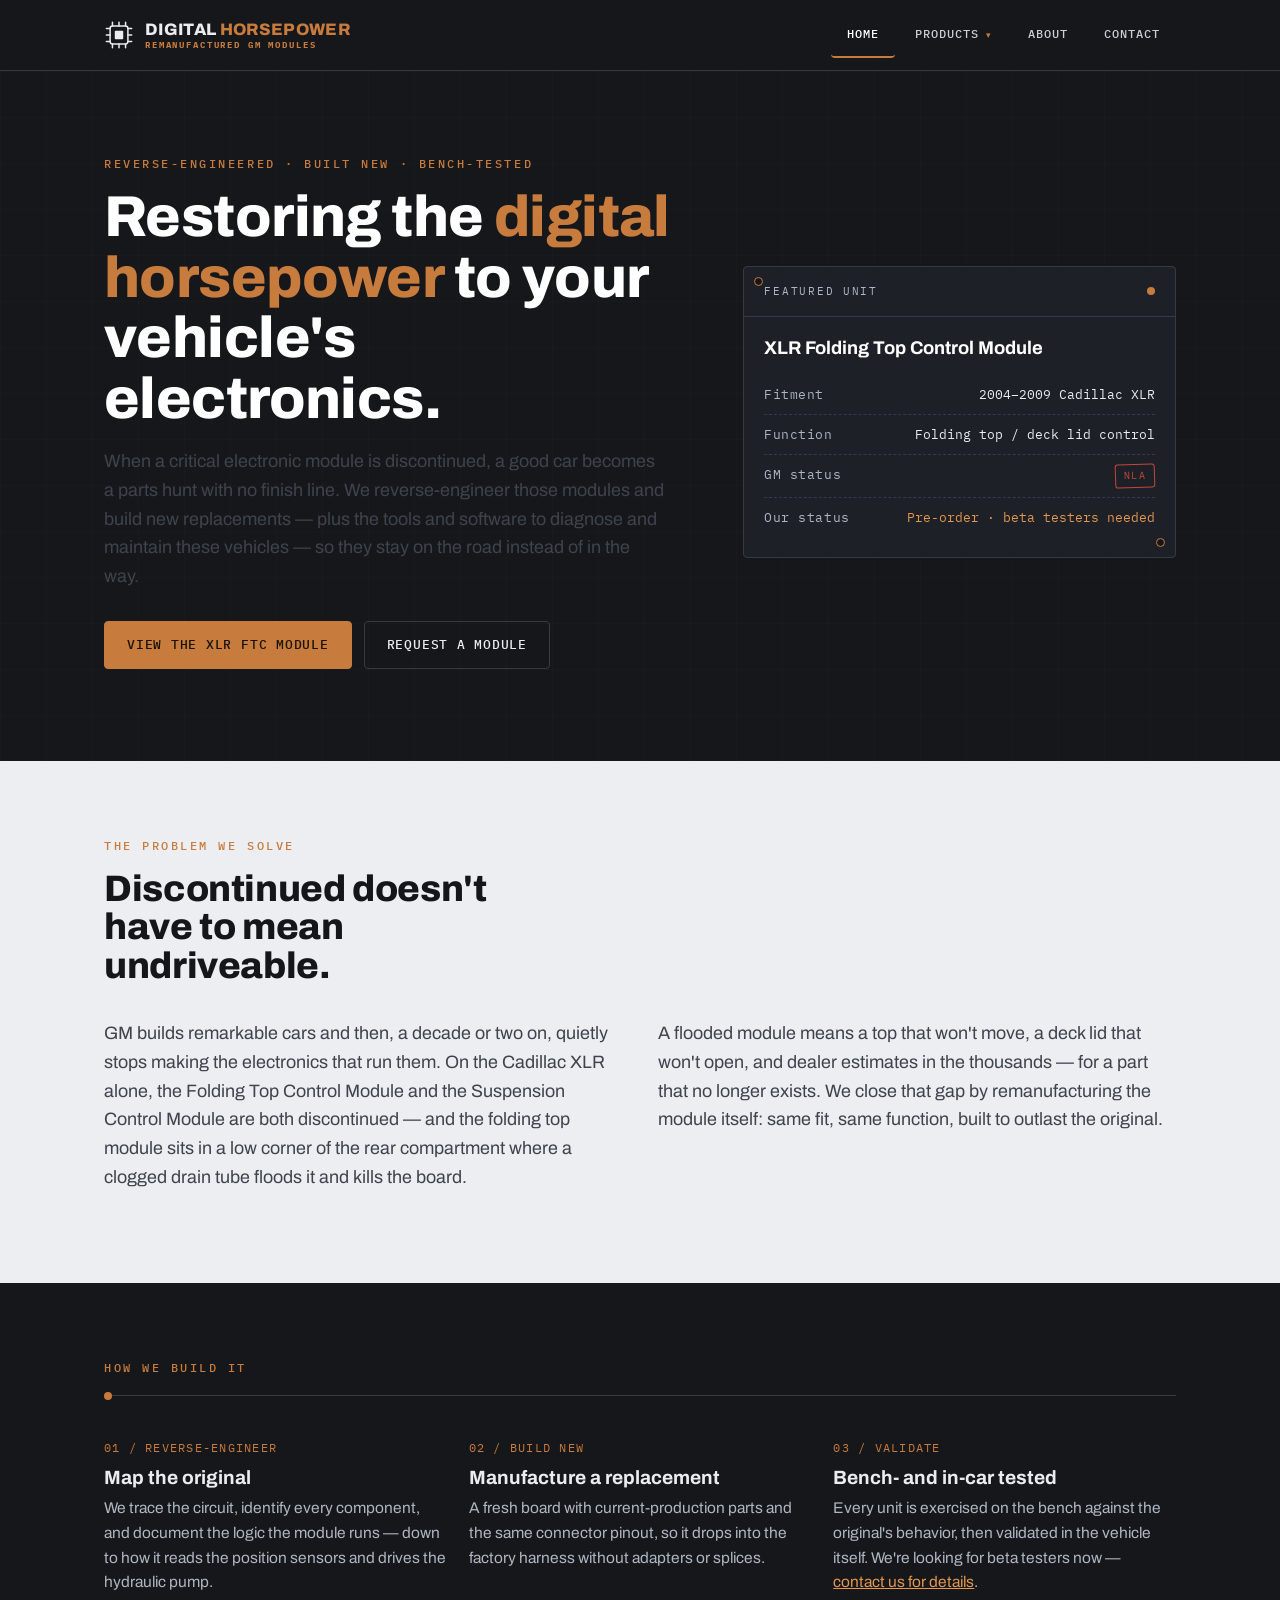
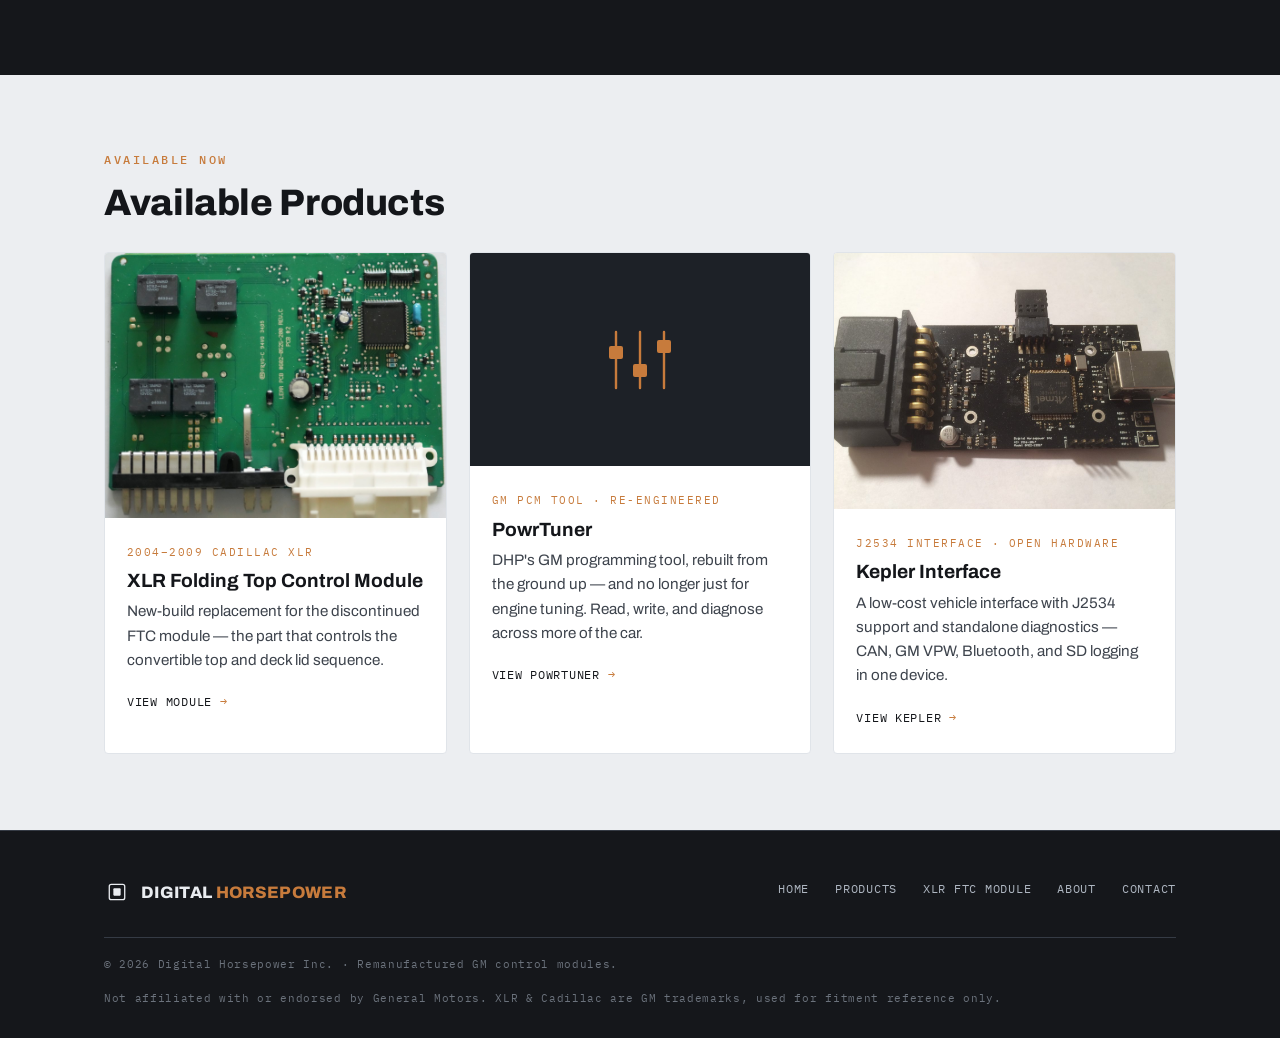
<file: index.html>
<!DOCTYPE html>
<html lang="en">
<head>
<meta charset="UTF-8">
<meta name="viewport" content="width=device-width, initial-scale=1.0">
<title>Digital Horsepower — Remanufactured GM Control Modules</title>
<meta name="description" content="We reverse-engineer and build new replacements for discontinued GM electronic control modules. First up: the Cadillac XLR Folding Top Control Module.">
<link rel="preconnect" href="https://fonts.googleapis.com">
<link rel="preconnect" href="https://fonts.gstatic.com" crossorigin>
<link href="https://fonts.googleapis.com/css2?family=Archivo:wght@400;500;600;700&family=Archivo+Expanded:wght@600;700;800&family=IBM+Plex+Mono:wght@400;500;600&display=swap" rel="stylesheet">
<link rel="stylesheet" href="assets/style.css">
</head>
<body>

<!-- ============ HEADER ============ -->
<header class="site-header">
  <div class="wrap nav">
    <a class="brand" href="index.html" aria-label="Digital Horsepower home">
      <svg viewBox="0 0 32 32" fill="none" aria-hidden="true">
        <rect x="6.5" y="6.5" width="19" height="19" rx="2.5" stroke="currentColor" stroke-width="1.6"/>
        <rect x="11.5" y="11.5" width="9" height="9" rx="1" fill="currentColor"/>
        <path d="M16 2.5v4M16 25.5v4M2.5 16h4M25.5 16h4M9 2.5v4M23 2.5v4M9 25.5v4M23 25.5v4M2.5 9h4M2.5 23h4M25.5 9h4M25.5 23h4" stroke="currentColor" stroke-width="1.6" stroke-linecap="round"/>
      </svg>
      <span class="brand-name">DIGITAL <span>HORSEPOWER</span>
        <span class="brand-sub">Remanufactured GM Modules</span>
      </span>
    </a>

    <button class="nav-toggle" aria-label="Toggle menu" aria-expanded="false" aria-controls="primary-menu">
      <svg viewBox="0 0 24 24" fill="none"><path d="M3 6h18M3 12h18M3 18h18" stroke="currentColor" stroke-width="2" stroke-linecap="round"/></svg>
    </button>

    <nav aria-label="Primary">
      <ul class="menu" id="primary-menu">
        <li class="is-current"><a href="index.html">Home</a></li>
        <li class="has-sub">
          <a href="products.html" aria-haspopup="true">Products</a>
          <ul class="submenu">
            <li><a href="product-xlr-folding-top-module.html">XLR Folding Top Control Module
              <span class="sub-tag">2004–2009 Cadillac XLR · FTC</span></a></li>
            <li><a href="product-powrtuner.html">PowrTuner
              <span class="sub-tag">Re-engineered GM programming tool</span></a></li>
            <li><a href="product-kepler.html">Kepler Interface
              <span class="sub-tag">J2534 · standalone diagnostics</span></a></li>
          </ul>
        </li>
        <li><a href="about.html">About</a></li>
        <li><a href="contact.html">Contact</a></li>
      </ul>
    </nav>
  </div>
</header>

<!-- ============ HERO ============ -->
<section class="hero">
  <div class="wrap">
    <div class="hero-grid">
      <div>
        <p class="eyebrow">Reverse-engineered · Built new · Bench-tested</p>
        <h1>Restoring the <em>digital horsepower</em> to your vehicle's electronics.</h1>
        <p class="lead">When a critical electronic module is discontinued, a good car becomes a parts hunt with no finish line. We reverse-engineer those modules and build new replacements — plus the tools and software to diagnose and maintain these vehicles — so they stay on the road instead of in the way.</p>
        <div class="hero-actions">
          <a class="btn btn--primary" href="product-xlr-folding-top-module.html">View the XLR FTC module</a>
          <a class="btn btn--ghost" href="contact.html">Request a module</a>
        </div>
      </div>

      <!-- signature: data plate -->
      <div class="plate" aria-label="Featured module spec plate">
        <div class="plate-head"><span>Featured unit</span><span class="dot"></span></div>
        <div class="plate-body">
          <p class="plate-title">XLR Folding Top Control Module</p>
          <ul class="spec">
            <li><span class="k">Fitment</span><span class="v">2004–2009 Cadillac XLR</span></li>
            <li><span class="k">Function</span><span class="v">Folding top / deck lid control</span></li>
            <li><span class="k">GM status</span><span class="v"><span class="stamp">NLA</span></span></li>
            <li><span class="k">Our status</span><span class="v avail">Pre-order · beta testers needed</span></li>
          </ul>
        </div>
      </div>
    </div>
  </div>
</section>

<!-- ============ WHY ============ -->
<section class="section">
  <div class="wrap">
    <p class="eyebrow">The problem we solve</p>
    <h2 style="max-width: 18ch;">Discontinued doesn't have to mean undriveable.</h2>
    <div class="grid-2" style="margin-top: 34px;">
      <p class="lead" style="color: var(--ink-soft);">GM builds remarkable cars and then, a decade or two on, quietly stops making the electronics that run them. On the Cadillac XLR alone, the Folding Top Control Module and the Suspension Control Module are both discontinued — and the folding top module sits in a low corner of the rear compartment where a clogged drain tube floods it and kills the board.</p>
        <p class="lead" style="color: var(--ink-soft);">A flooded module means a top that won't move, a deck lid that won't open, and dealer estimates in the thousands — for a part that no longer exists. We close that gap by remanufacturing the module itself: same fit, same function, built to outlast the original.</p>
    </div>
  </div>
</section>

<!-- ============ PROCESS ============ -->
<section class="section section--dark">
  <div class="wrap">
    <p class="eyebrow">How we build it</p>
    <div class="trace" style="margin: 0 0 34px;"></div>
    <div class="grid-3">
      <div class="step">
        <div class="num">01 / REVERSE-ENGINEER</div>
        <h3>Map the original</h3>
        <p>We trace the circuit, identify every component, and document the logic the module runs — down to how it reads the position sensors and drives the hydraulic pump.</p>
      </div>
      <div class="step">
        <div class="num">02 / BUILD NEW</div>
        <h3>Manufacture a replacement</h3>
        <p>A fresh board with current-production parts and the same connector pinout, so it drops into the factory harness without adapters or splices.</p>
      </div>
      <div class="step">
        <div class="num">03 / VALIDATE</div>
        <h3>Bench- and in-car tested</h3>
        <p>Every unit is exercised on the bench against the original's behavior, then validated in the vehicle itself. We're looking for beta testers now — <a href="contact.html" style="color:var(--copper-bright);">contact us for details</a>.</p>
      </div>
    </div>
  </div>
</section>

<!-- ============ AVAILABLE PRODUCTS ============ -->
<section class="section">
  <div class="wrap">
    <p class="eyebrow">Available now</p>
    <h2>Available Products</h2>
    <div class="grid-3" style="margin-top: 30px;">
      <a class="prod-card" href="product-xlr-folding-top-module.html">
        <div class="pc-visual"><img src="assets/xlr-ftc-board.jpg" alt="XLR Folding Top Control Module circuit board"></div>
        <div class="pc-body">
          <span class="pc-tag">2004–2009 Cadillac XLR</span>
          <h3>XLR Folding Top Control Module</h3>
          <p class="pc-desc">New-build replacement for the discontinued FTC module — the part that controls the convertible top and deck lid sequence.</p>
          <span class="pc-go">View module <span>→</span></span>
        </div>
      </a>

      <a class="prod-card" href="product-powrtuner.html">
        <div class="pc-visual">
          <svg class="module-glyph" viewBox="0 0 96 96" fill="none" aria-hidden="true">
            <path d="M24 20v56M48 20v56M72 20v56" stroke="currentColor" stroke-width="2.4" stroke-linecap="round"/>
            <rect x="17" y="34" width="14" height="13" rx="2" fill="currentColor"/>
            <rect x="41" y="52" width="14" height="13" rx="2" fill="currentColor"/>
            <rect x="65" y="28" width="14" height="13" rx="2" fill="currentColor"/>
          </svg>
        </div>
        <div class="pc-body">
          <span class="pc-tag">GM PCM tool · re-engineered</span>
          <h3>PowrTuner</h3>
          <p class="pc-desc">DHP's GM programming tool, rebuilt from the ground up — and no longer just for engine tuning. Read, write, and diagnose across more of the car.</p>
          <span class="pc-go">View PowrTuner <span>→</span></span>
        </div>
      </a>

      <a class="prod-card" href="product-kepler.html">
        <div class="pc-visual"><img src="assets/kepler.jpg" alt="DHP Kepler automotive interface board"></div>
        <div class="pc-body">
          <span class="pc-tag">J2534 interface · open hardware</span>
          <h3>Kepler Interface</h3>
          <p class="pc-desc">A low-cost vehicle interface with J2534 support and standalone diagnostics — CAN, GM VPW, Bluetooth, and SD logging in one device.</p>
          <span class="pc-go">View Kepler <span>→</span></span>
        </div>
      </a>
    </div>
  </div>
</section>

<!-- ============ FOOTER ============ -->
<footer class="site-footer">
  <div class="wrap">
    <div class="footer-top">
      <div class="brand" style="cursor:default;">
        <svg viewBox="0 0 32 32" fill="none" aria-hidden="true" style="width:26px;height:26px;">
          <rect x="6.5" y="6.5" width="19" height="19" rx="2.5" stroke="currentColor" stroke-width="1.6"/>
          <rect x="11.5" y="11.5" width="9" height="9" rx="1" fill="currentColor"/>
        </svg>
        <span class="brand-name">DIGITAL <span>HORSEPOWER</span></span>
      </div>
      <nav class="footer-links" aria-label="Footer">
        <a href="index.html">Home</a>
        <a href="products.html">Products</a>
        <a href="product-xlr-folding-top-module.html">XLR FTC Module</a>
        <a href="about.html">About</a>
        <a href="contact.html">Contact</a>
      </nav>
    </div>
    <div class="footer-bottom">
      <span>© 2026 Digital Horsepower Inc. · Remanufactured GM control modules.</span>
      <span>Not affiliated with or endorsed by General Motors. XLR &amp; Cadillac are GM trademarks, used for fitment reference only.</span>
    </div>
  </div>
</footer>

<script src="assets/nav.js"></script>
</body>
</html>
</file>
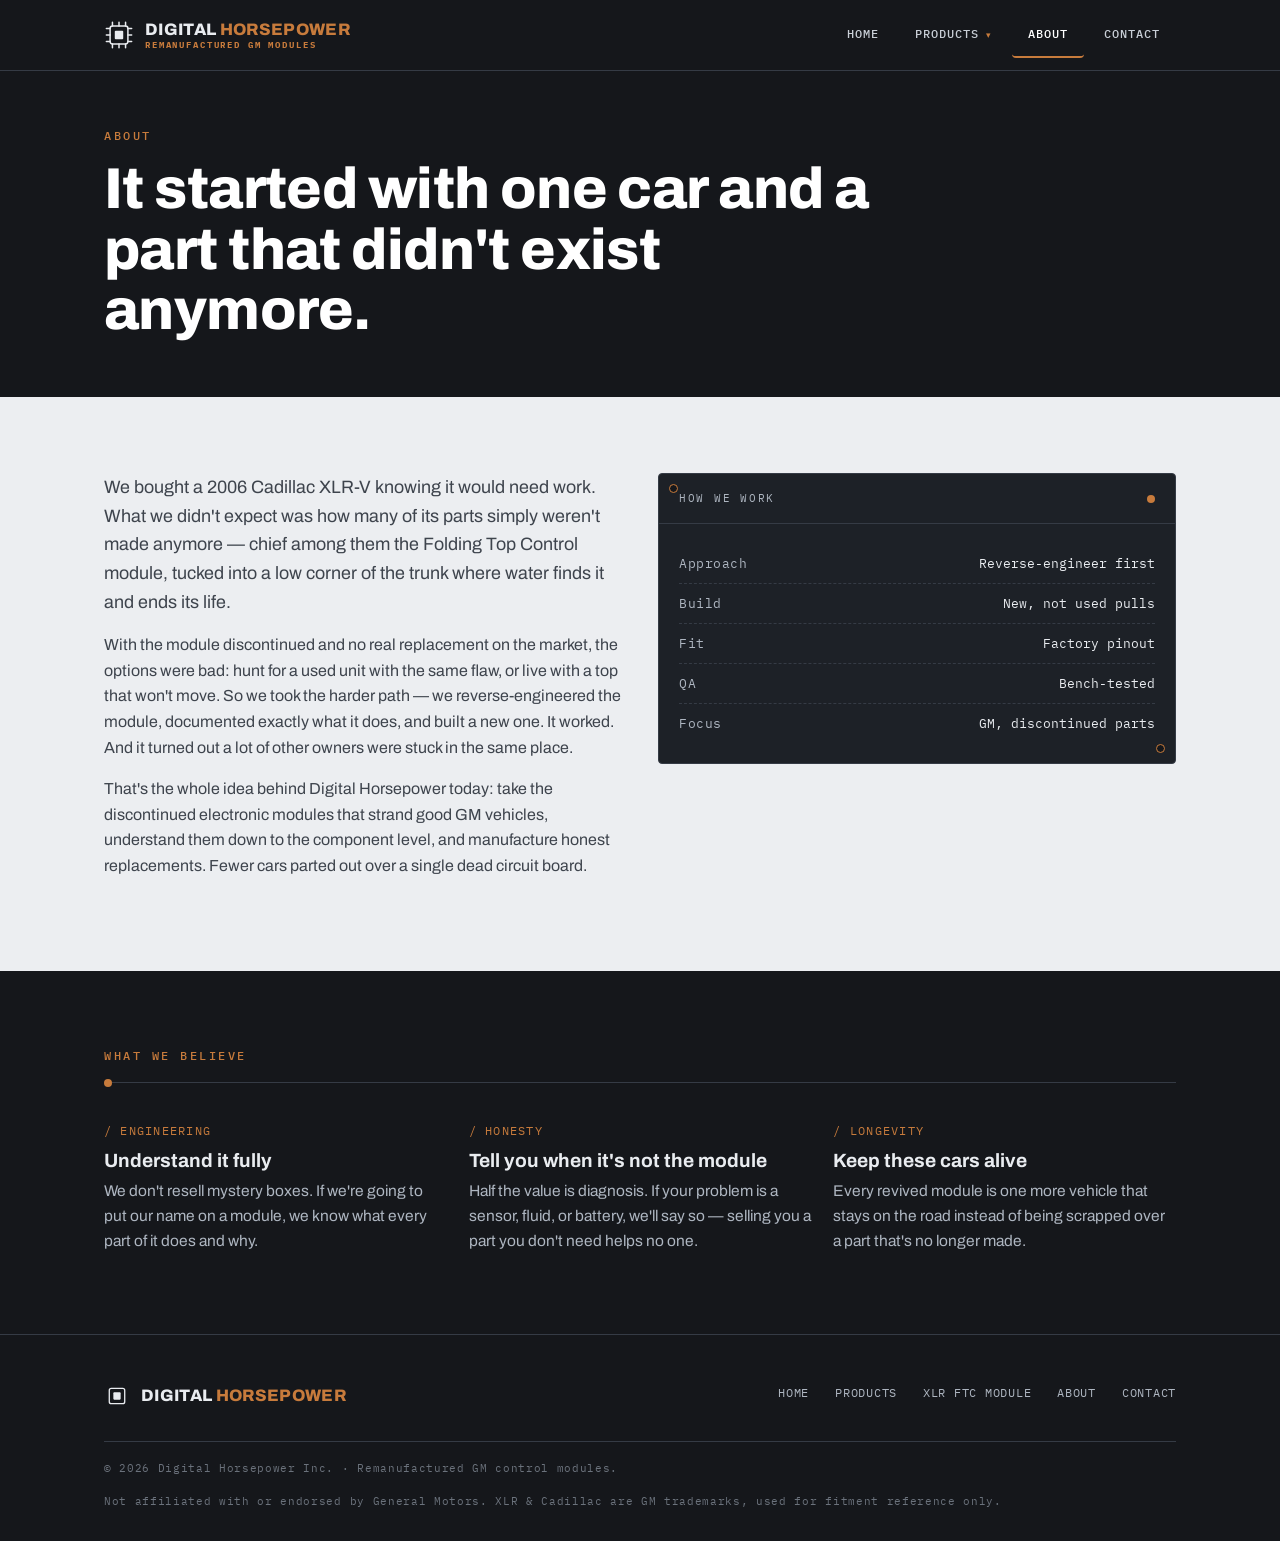
<file: about.html>
<!DOCTYPE html>
<html lang="en">
<head>
<meta charset="UTF-8">
<meta name="viewport" content="width=device-width, initial-scale=1.0">
<title>About — Digital Horsepower</title>
<meta name="description" content="How Digital Horsepower started: one XLR-V, a discontinued module, and a fix that turned into a mission to revive hard-to-find GM electronics.">
<link rel="preconnect" href="https://fonts.googleapis.com">
<link rel="preconnect" href="https://fonts.gstatic.com" crossorigin>
<link href="https://fonts.googleapis.com/css2?family=Archivo:wght@400;500;600;700&family=Archivo+Expanded:wght@600;700;800&family=IBM+Plex+Mono:wght@400;500;600&display=swap" rel="stylesheet">
<link rel="stylesheet" href="assets/style.css">
</head>
<body>

<header class="site-header">
  <div class="wrap nav">
    <a class="brand" href="index.html" aria-label="Digital Horsepower home">
      <svg viewBox="0 0 32 32" fill="none" aria-hidden="true">
        <rect x="6.5" y="6.5" width="19" height="19" rx="2.5" stroke="currentColor" stroke-width="1.6"/>
        <rect x="11.5" y="11.5" width="9" height="9" rx="1" fill="currentColor"/>
        <path d="M16 2.5v4M16 25.5v4M2.5 16h4M25.5 16h4M9 2.5v4M23 2.5v4M9 25.5v4M23 25.5v4M2.5 9h4M2.5 23h4M25.5 9h4M25.5 23h4" stroke="currentColor" stroke-width="1.6" stroke-linecap="round"/>
      </svg>
      <span class="brand-name">DIGITAL <span>HORSEPOWER</span><span class="brand-sub">Remanufactured GM Modules</span></span>
    </a>
    <button class="nav-toggle" aria-label="Toggle menu" aria-expanded="false" aria-controls="primary-menu">
      <svg viewBox="0 0 24 24" fill="none"><path d="M3 6h18M3 12h18M3 18h18" stroke="currentColor" stroke-width="2" stroke-linecap="round"/></svg>
    </button>
    <nav aria-label="Primary">
      <ul class="menu" id="primary-menu">
        <li><a href="index.html">Home</a></li>
        <li class="has-sub">
          <a href="products.html" aria-haspopup="true">Products</a>
          <ul class="submenu">
            <li><a href="product-xlr-folding-top-module.html">XLR Folding Top Control Module
              <span class="sub-tag">2004–2009 Cadillac XLR · FTC</span></a></li>
            <li><a href="product-powrtuner.html">PowrTuner
              <span class="sub-tag">Re-engineered GM programming tool</span></a></li>
            <li><a href="product-kepler.html">Kepler Interface
              <span class="sub-tag">J2534 · standalone diagnostics</span></a></li>
          </ul>
        </li>
        <li class="is-current"><a href="about.html">About</a></li>
        <li><a href="contact.html">Contact</a></li>
      </ul>
    </nav>
  </div>
</header>

<section class="detail-head">
  <div class="wrap">
    <p class="eyebrow">About</p>
    <h1 style="color:#fff; max-width:22ch;">It started with one car and a part that didn't exist anymore.</h1>
  </div>
</section>

<section class="section">
  <div class="wrap">
    <div class="grid-2">
      <div class="prose">
        <p class="lead" style="color:var(--ink-soft);">We bought a 2006 Cadillac XLR-V knowing it would need work. What we didn't expect was how many of its parts simply weren't made anymore — chief among them the Folding Top Control module, tucked into a low corner of the trunk where water finds it and ends its life.</p>
        <p>With the module discontinued and no real replacement on the market, the options were bad: hunt for a used unit with the same flaw, or live with a top that won't move. So we took the harder path — we reverse-engineered the module, documented exactly what it does, and built a new one. It worked. And it turned out a lot of other owners were stuck in the same place.</p>
        <p>That's the whole idea behind Digital Horsepower today: take the discontinued electronic modules that strand good GM vehicles, understand them down to the component level, and manufacture honest replacements. Fewer cars parted out over a single dead circuit board.</p>
      </div>
      <aside>
        <div class="plate">
          <div class="plate-head"><span>How we work</span><span class="dot"></span></div>
          <div class="plate-body">
            <ul class="spec">
              <li><span class="k">Approach</span><span class="v">Reverse-engineer first</span></li>
              <li><span class="k">Build</span><span class="v">New, not used pulls</span></li>
              <li><span class="k">Fit</span><span class="v">Factory pinout</span></li>
              <li><span class="k">QA</span><span class="v">Bench-tested</span></li>
              <li><span class="k">Focus</span><span class="v">GM, discontinued parts</span></li>
            </ul>
          </div>
        </div>
      </aside>
    </div>
  </div>
</section>

<section class="section section--dark">
  <div class="wrap">
    <p class="eyebrow">What we believe</p>
    <div class="trace" style="margin:0 0 30px;"></div>
    <div class="grid-3">
      <div class="step">
        <div class="num">/ ENGINEERING</div>
        <h3>Understand it fully</h3>
        <p>We don't resell mystery boxes. If we're going to put our name on a module, we know what every part of it does and why.</p>
      </div>
      <div class="step">
        <div class="num">/ HONESTY</div>
        <h3>Tell you when it's not the module</h3>
        <p>Half the value is diagnosis. If your problem is a sensor, fluid, or battery, we'll say so — selling you a part you don't need helps no one.</p>
      </div>
      <div class="step">
        <div class="num">/ LONGEVITY</div>
        <h3>Keep these cars alive</h3>
        <p>Every revived module is one more vehicle that stays on the road instead of being scrapped over a part that's no longer made.</p>
      </div>
    </div>
  </div>
</section>

<!-- TODO: Add a short founder bio / credentials / location here if you'd like.
     Kept generic for now so nothing is overstated. -->

<footer class="site-footer">
  <div class="wrap">
    <div class="footer-top">
      <div class="brand" style="cursor:default;">
        <svg viewBox="0 0 32 32" fill="none" aria-hidden="true" style="width:26px;height:26px;"><rect x="6.5" y="6.5" width="19" height="19" rx="2.5" stroke="currentColor" stroke-width="1.6"/><rect x="11.5" y="11.5" width="9" height="9" rx="1" fill="currentColor"/></svg>
        <span class="brand-name">DIGITAL <span>HORSEPOWER</span></span>
      </div>
      <nav class="footer-links" aria-label="Footer">
        <a href="index.html">Home</a><a href="products.html">Products</a><a href="product-xlr-folding-top-module.html">XLR FTC Module</a><a href="about.html">About</a><a href="contact.html">Contact</a>
      </nav>
    </div>
    <div class="footer-bottom">
      <span>© 2026 Digital Horsepower Inc. · Remanufactured GM control modules.</span>
      <span>Not affiliated with or endorsed by General Motors. XLR &amp; Cadillac are GM trademarks, used for fitment reference only.</span>
    </div>
  </div>
</footer>

<script src="assets/nav.js"></script>
</body>
</html>
</file>
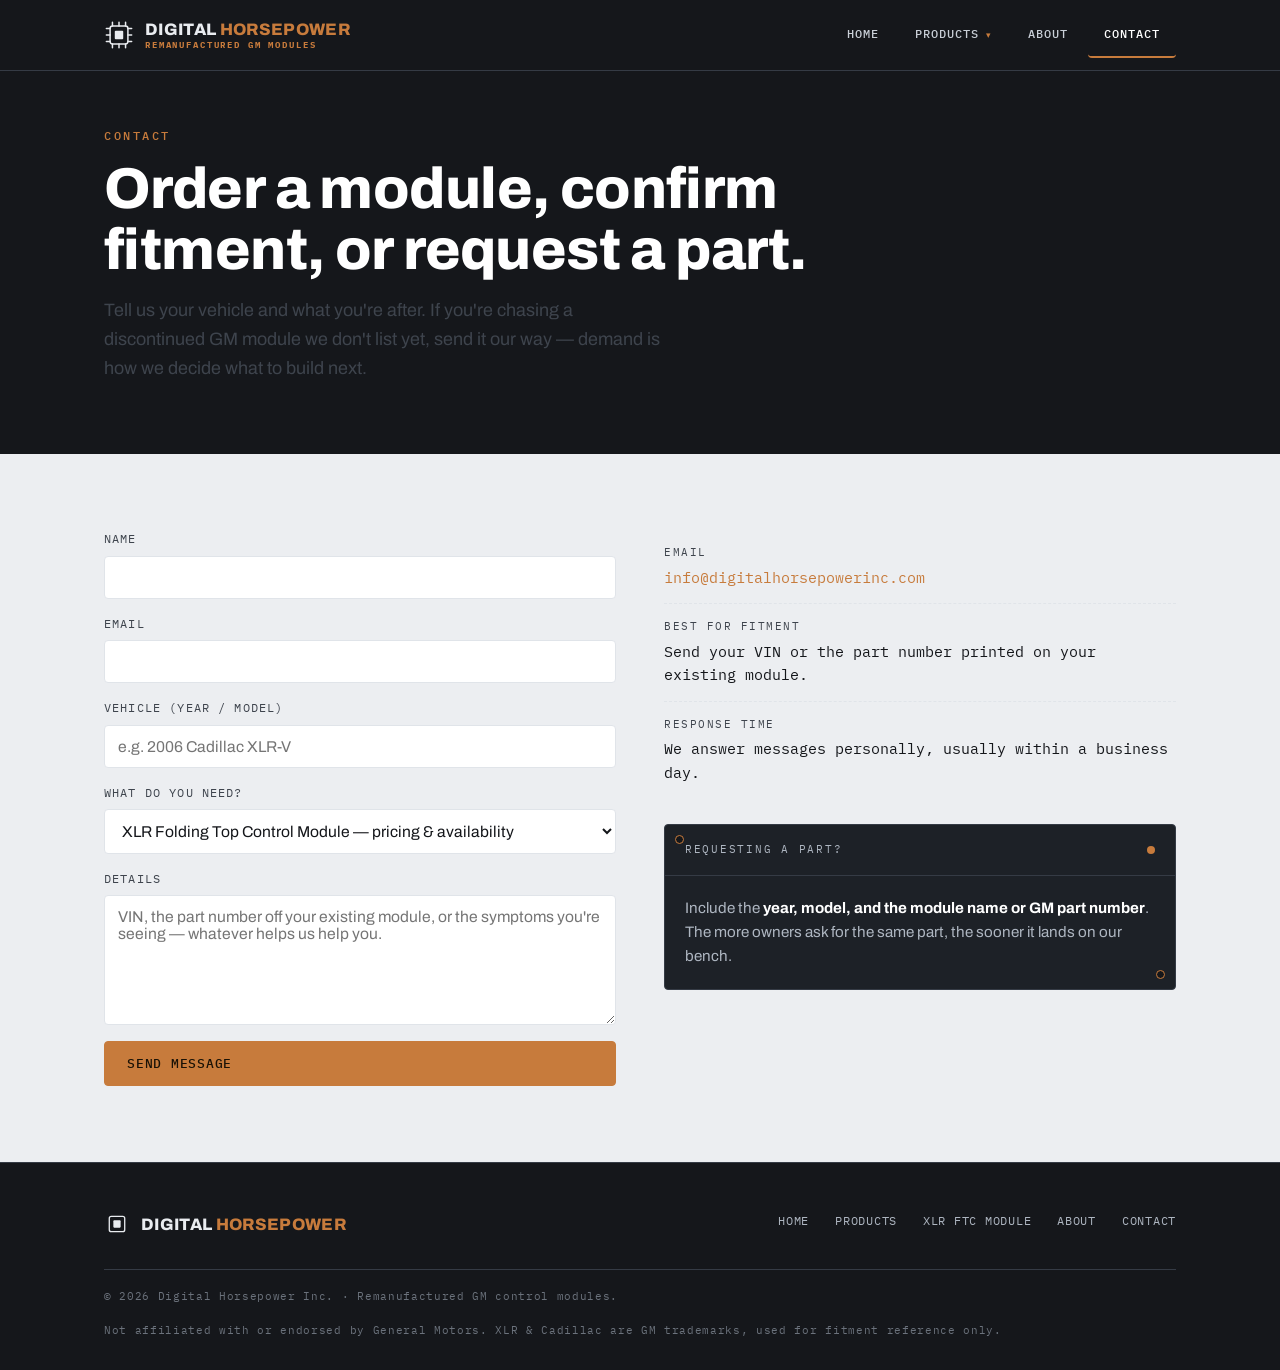
<file: contact.html>
<!DOCTYPE html>
<html lang="en">
<head>
<meta charset="UTF-8">
<meta name="viewport" content="width=device-width, initial-scale=1.0">
<title>Contact — Digital Horsepower</title>
<meta name="description" content="Ask about the XLR Folding Top Control Module, confirm fitment, or request a discontinued GM module we haven't built yet.">
<link rel="preconnect" href="https://fonts.googleapis.com">
<link rel="preconnect" href="https://fonts.gstatic.com" crossorigin>
<link href="https://fonts.googleapis.com/css2?family=Archivo:wght@400;500;600;700&family=Archivo+Expanded:wght@600;700;800&family=IBM+Plex+Mono:wght@400;500;600&display=swap" rel="stylesheet">
<link rel="stylesheet" href="assets/style.css">
</head>
<body>

<header class="site-header">
  <div class="wrap nav">
    <a class="brand" href="index.html" aria-label="Digital Horsepower home">
      <svg viewBox="0 0 32 32" fill="none" aria-hidden="true">
        <rect x="6.5" y="6.5" width="19" height="19" rx="2.5" stroke="currentColor" stroke-width="1.6"/>
        <rect x="11.5" y="11.5" width="9" height="9" rx="1" fill="currentColor"/>
        <path d="M16 2.5v4M16 25.5v4M2.5 16h4M25.5 16h4M9 2.5v4M23 2.5v4M9 25.5v4M23 25.5v4M2.5 9h4M2.5 23h4M25.5 9h4M25.5 23h4" stroke="currentColor" stroke-width="1.6" stroke-linecap="round"/>
      </svg>
      <span class="brand-name">DIGITAL <span>HORSEPOWER</span><span class="brand-sub">Remanufactured GM Modules</span></span>
    </a>
    <button class="nav-toggle" aria-label="Toggle menu" aria-expanded="false" aria-controls="primary-menu">
      <svg viewBox="0 0 24 24" fill="none"><path d="M3 6h18M3 12h18M3 18h18" stroke="currentColor" stroke-width="2" stroke-linecap="round"/></svg>
    </button>
    <nav aria-label="Primary">
      <ul class="menu" id="primary-menu">
        <li><a href="index.html">Home</a></li>
        <li class="has-sub">
          <a href="products.html" aria-haspopup="true">Products</a>
          <ul class="submenu">
            <li><a href="product-xlr-folding-top-module.html">XLR Folding Top Control Module
              <span class="sub-tag">2004–2009 Cadillac XLR · FTC</span></a></li>
            <li><a href="product-powrtuner.html">PowrTuner
              <span class="sub-tag">Re-engineered GM programming tool</span></a></li>
            <li><a href="product-kepler.html">Kepler Interface
              <span class="sub-tag">J2534 · standalone diagnostics</span></a></li>
          </ul>
        </li>
        <li><a href="about.html">About</a></li>
        <li class="is-current"><a href="contact.html">Contact</a></li>
      </ul>
    </nav>
  </div>
</header>

<section class="detail-head">
  <div class="wrap">
    <p class="eyebrow">Contact</p>
    <h1 style="color:#fff; max-width:24ch;">Order a module, confirm fitment, or request a part.</h1>
    <p class="lead" style="margin-top:16px;">Tell us your vehicle and what you're after. If you're chasing a discontinued GM module we don't list yet, send it our way — demand is how we decide what to build next.</p>
  </div>
</section>

<section class="section">
  <div class="wrap">
    <div class="contact-cols">
      <!-- ============================================================
           FORM
           This form is ready for a no-backend handler (works on static hosting).
           To turn it on: create a free form at https://formspree.io (or use your
           host's form feature, e.g. Netlify Forms) and paste your endpoint into
           the action="" below. Until then, the email link on the right works.
           ============================================================ -->
      <form class="form" action="https://formspree.io/f/YOUR_FORM_ID" method="POST">
        <div class="field">
          <label for="name">Name</label>
          <input id="name" name="name" type="text" autocomplete="name" required>
        </div>
        <div class="field">
          <label for="email">Email</label>
          <input id="email" name="email" type="email" autocomplete="email" required>
        </div>
        <div class="field">
          <label for="vehicle">Vehicle (year / model)</label>
          <input id="vehicle" name="vehicle" type="text" placeholder="e.g. 2006 Cadillac XLR-V">
        </div>
        <div class="field">
          <label for="topic">What do you need?</label>
          <select id="topic" name="topic">
            <option>XLR Folding Top Control Module — pricing &amp; availability</option>
            <option>XLR Folding Top Control Module — fitment question</option>
            <option>Request a different discontinued GM module</option>
            <option>Diagnosis help / not sure it's the module</option>
            <option>Something else</option>
          </select>
        </div>
        <div class="field">
          <label for="message">Details</label>
          <textarea id="message" name="message" placeholder="VIN, the part number off your existing module, or the symptoms you're seeing — whatever helps us help you."></textarea>
        </div>
        <button class="btn btn--primary" type="submit">Send message</button>
      </form>

      <!-- DIRECT CONTACT -->
      <aside>
        <div class="contact-direct">
          <div class="row">
            <span class="k">Email</span>
            <!-- TODO: confirm the address you want shown. info@ is a sensible default on your domain. -->
            <a href="mailto:info@digitalhorsepowerinc.com">info@digitalhorsepowerinc.com</a>
          </div>
          <div class="row">
            <span class="k">Best for fitment</span>
            Send your VIN or the part number printed on your existing module.
          </div>
          <div class="row">
            <span class="k">Response time</span>
            We answer messages personally, usually within a business day.
          </div>
          <!-- TODO: add phone / hours / location here if you want them public. -->
        </div>

        <div class="plate" style="margin-top:26px;">
          <div class="plate-head"><span>Requesting a part?</span><span class="dot"></span></div>
          <div class="plate-body">
            <p style="color:var(--steel-300); font-size:0.95rem; margin:0;">Include the <strong style="color:#fff;">year, model, and the module name or GM part number</strong>. The more owners ask for the same part, the sooner it lands on our bench.</p>
          </div>
        </div>
      </aside>
    </div>
  </div>
</section>

<footer class="site-footer">
  <div class="wrap">
    <div class="footer-top">
      <div class="brand" style="cursor:default;">
        <svg viewBox="0 0 32 32" fill="none" aria-hidden="true" style="width:26px;height:26px;"><rect x="6.5" y="6.5" width="19" height="19" rx="2.5" stroke="currentColor" stroke-width="1.6"/><rect x="11.5" y="11.5" width="9" height="9" rx="1" fill="currentColor"/></svg>
        <span class="brand-name">DIGITAL <span>HORSEPOWER</span></span>
      </div>
      <nav class="footer-links" aria-label="Footer">
        <a href="index.html">Home</a><a href="products.html">Products</a><a href="product-xlr-folding-top-module.html">XLR FTC Module</a><a href="about.html">About</a><a href="contact.html">Contact</a>
      </nav>
    </div>
    <div class="footer-bottom">
      <span>© 2026 Digital Horsepower Inc. · Remanufactured GM control modules.</span>
      <span>Not affiliated with or endorsed by General Motors. XLR &amp; Cadillac are GM trademarks, used for fitment reference only.</span>
    </div>
  </div>
</footer>

<script src="assets/nav.js"></script>
</body>
</html>
</file>
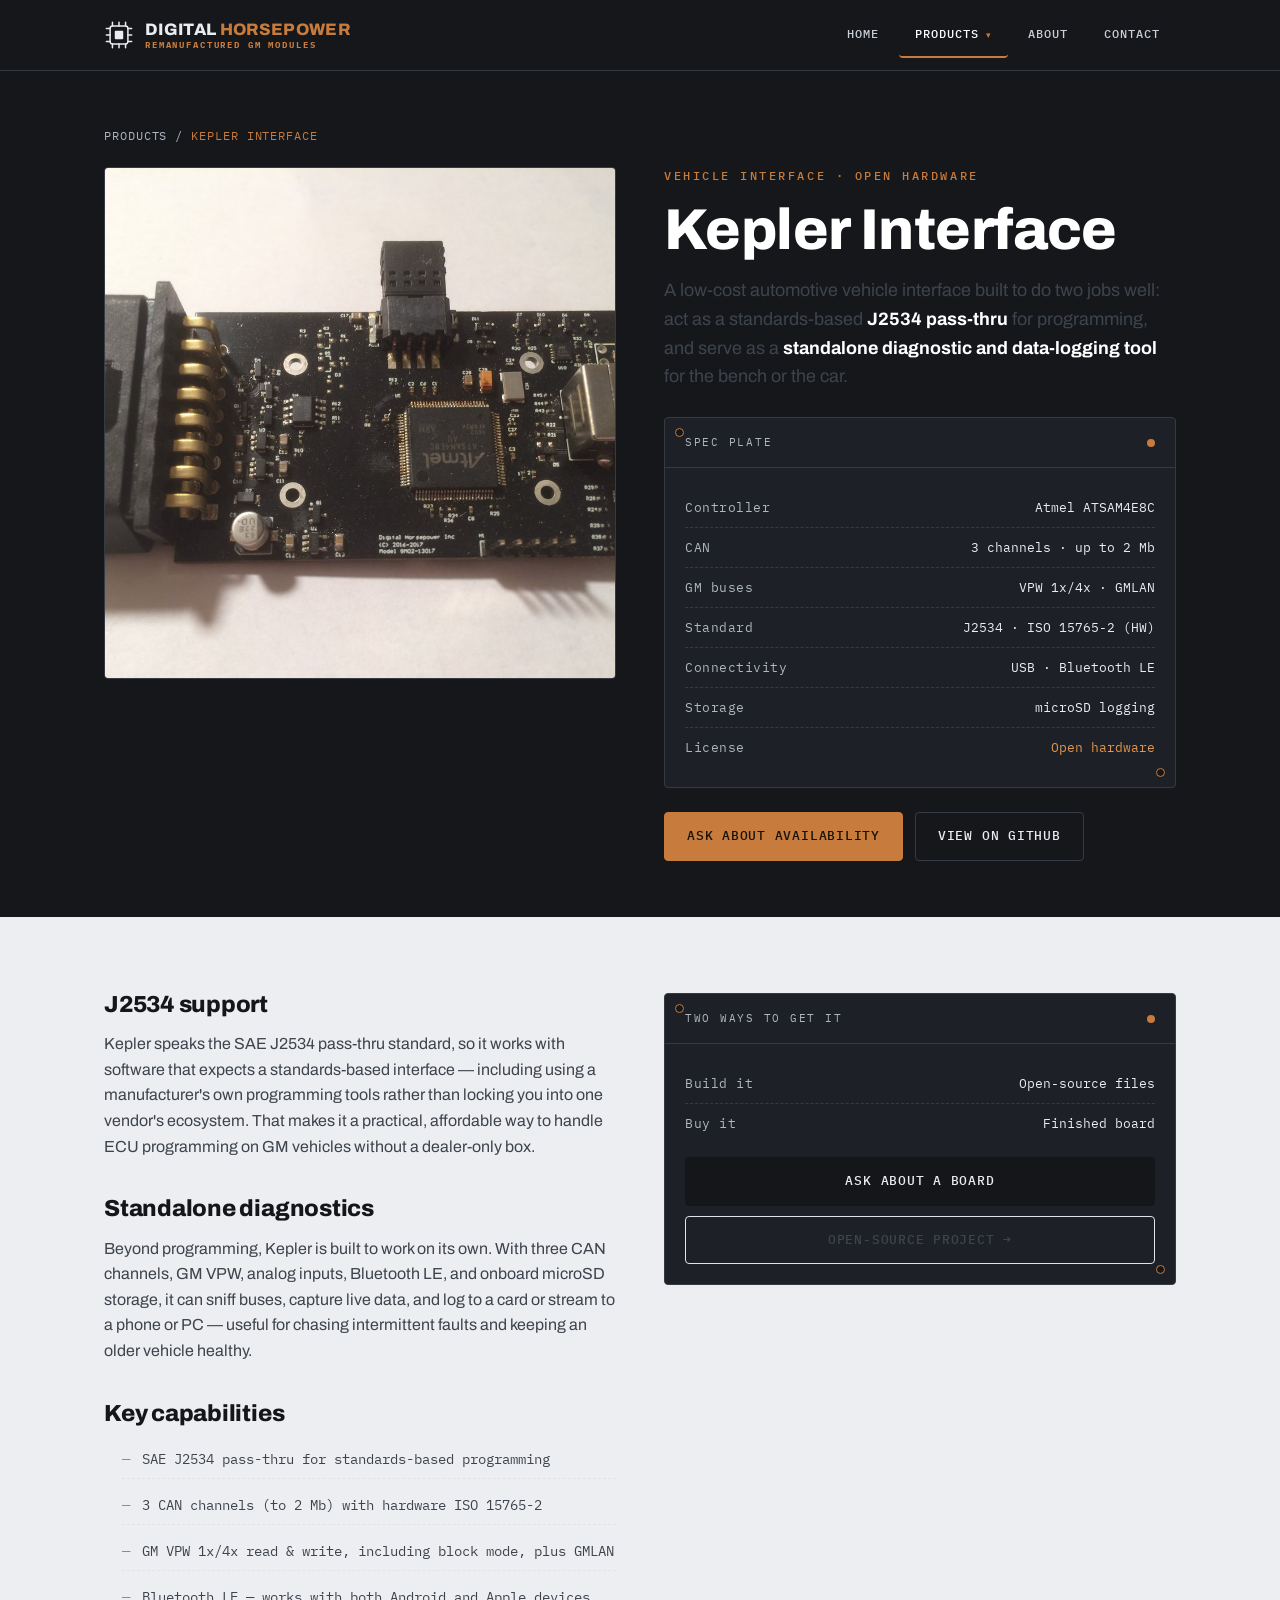
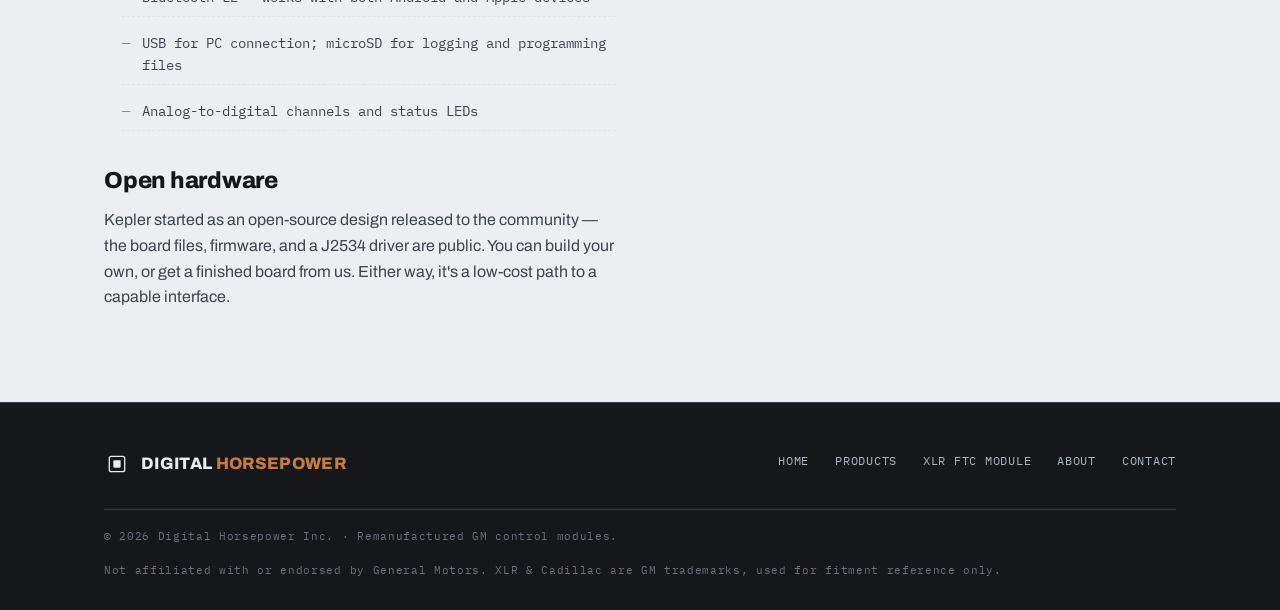
<file: product-kepler.html>
<!DOCTYPE html>
<html lang="en">
<head>
<meta charset="UTF-8">
<meta name="viewport" content="width=device-width, initial-scale=1.0">
<title>Kepler Interface — Digital Horsepower</title>
<meta name="description" content="The DHP Kepler: a low-cost automotive vehicle interface with J2534 support and standalone diagnostics — CAN, GM VPW, Bluetooth LE, and SD logging. Open hardware.">
<link rel="preconnect" href="https://fonts.googleapis.com">
<link rel="preconnect" href="https://fonts.gstatic.com" crossorigin>
<link href="https://fonts.googleapis.com/css2?family=Archivo:wght@400;500;600;700&family=Archivo+Expanded:wght@600;700;800&family=IBM+Plex+Mono:wght@400;500;600&display=swap" rel="stylesheet">
<link rel="stylesheet" href="assets/style.css">
</head>
<body>

<header class="site-header">
  <div class="wrap nav">
    <a class="brand" href="index.html" aria-label="Digital Horsepower home">
      <svg viewBox="0 0 32 32" fill="none" aria-hidden="true">
        <rect x="6.5" y="6.5" width="19" height="19" rx="2.5" stroke="currentColor" stroke-width="1.6"/>
        <rect x="11.5" y="11.5" width="9" height="9" rx="1" fill="currentColor"/>
        <path d="M16 2.5v4M16 25.5v4M2.5 16h4M25.5 16h4M9 2.5v4M23 2.5v4M9 25.5v4M23 25.5v4M2.5 9h4M2.5 23h4M25.5 9h4M25.5 23h4" stroke="currentColor" stroke-width="1.6" stroke-linecap="round"/>
      </svg>
      <span class="brand-name">DIGITAL <span>HORSEPOWER</span><span class="brand-sub">Remanufactured GM Modules</span></span>
    </a>
    <button class="nav-toggle" aria-label="Toggle menu" aria-expanded="false" aria-controls="primary-menu">
      <svg viewBox="0 0 24 24" fill="none"><path d="M3 6h18M3 12h18M3 18h18" stroke="currentColor" stroke-width="2" stroke-linecap="round"/></svg>
    </button>
    <nav aria-label="Primary">
      <ul class="menu" id="primary-menu">
        <li><a href="index.html">Home</a></li>
        <li class="has-sub is-current">
          <a href="products.html" aria-haspopup="true">Products</a>
          <ul class="submenu">
            <li><a href="product-xlr-folding-top-module.html">XLR Folding Top Control Module
              <span class="sub-tag">2004–2009 Cadillac XLR · FTC</span></a></li>
            <li><a href="product-powrtuner.html">PowrTuner
              <span class="sub-tag">Re-engineered GM programming tool</span></a></li>
            <li><a href="product-kepler.html">Kepler Interface
              <span class="sub-tag">J2534 · standalone diagnostics</span></a></li>
          </ul>
        </li>
        <li><a href="about.html">About</a></li>
        <li><a href="contact.html">Contact</a></li>
      </ul>
    </nav>
  </div>
</header>

<section class="detail-head">
  <div class="wrap">
    <p class="crumbs"><a href="products.html">Products</a> / <span>Kepler Interface</span></p>
    <div class="detail-grid">
      <div class="detail-visual">
        <img src="assets/kepler.jpg" alt="DHP Kepler automotive interface board with OBD-II and USB connectors">
      </div>
      <div>
        <p class="eyebrow">Vehicle interface · open hardware</p>
        <h1 style="color:#fff;">Kepler Interface</h1>
        <p class="lead" style="margin-top:16px;">A low-cost automotive vehicle interface built to do two jobs well: act as a standards-based <strong style="color:#fff;">J2534 pass-thru</strong> for programming, and serve as a <strong style="color:#fff;">standalone diagnostic and data-logging tool</strong> for the bench or the car.</p>
        <div class="plate" style="margin-top:26px;">
          <div class="plate-head"><span>Spec plate</span><span class="dot"></span></div>
          <div class="plate-body">
            <ul class="spec">
              <li><span class="k">Controller</span><span class="v">Atmel ATSAM4E8C</span></li>
              <li><span class="k">CAN</span><span class="v">3 channels · up to 2&nbsp;Mb</span></li>
              <li><span class="k">GM buses</span><span class="v">VPW 1x/4x · GMLAN</span></li>
              <li><span class="k">Standard</span><span class="v">J2534 · ISO&nbsp;15765-2 (HW)</span></li>
              <li><span class="k">Connectivity</span><span class="v">USB · Bluetooth LE</span></li>
              <li><span class="k">Storage</span><span class="v">microSD logging</span></li>
              <li><span class="k">License</span><span class="v avail">Open hardware</span></li>
            </ul>
          </div>
        </div>
        <div class="hero-actions" style="margin-top:24px;">
          <a class="btn btn--primary" href="contact.html">Ask about availability</a>
          <a class="btn btn--ghost" href="https://github.com/beyerch/DHP_Kepler" target="_blank" rel="noopener">View on GitHub</a>
        </div>
      </div>
    </div>
  </div>
</section>

<section class="section">
  <div class="wrap">
    <div class="detail-grid">
      <div class="prose">
        <h2>J2534 support</h2>
        <p>Kepler speaks the SAE J2534 pass-thru standard, so it works with software that expects a standards-based interface — including using a manufacturer's own programming tools rather than locking you into one vendor's ecosystem. That makes it a practical, affordable way to handle ECU programming on GM vehicles without a dealer-only box.</p>

        <h2>Standalone diagnostics</h2>
        <p>Beyond programming, Kepler is built to work on its own. With three CAN channels, GM VPW, analog inputs, Bluetooth LE, and onboard microSD storage, it can sniff buses, capture live data, and log to a card or stream to a phone or PC — useful for chasing intermittent faults and keeping an older vehicle healthy.</p>

        <h2>Key capabilities</h2>
        <ul class="featurelist">
          <li>SAE J2534 pass-thru for standards-based programming</li>
          <li>3 CAN channels (to 2&nbsp;Mb) with hardware ISO&nbsp;15765-2</li>
          <li>GM VPW 1x/4x read &amp; write, including block mode, plus GMLAN</li>
          <li>Bluetooth LE — works with both Android and Apple devices</li>
          <li>USB for PC connection; microSD for logging and programming files</li>
          <li>Analog-to-digital channels and status LEDs</li>
        </ul>

        <h2>Open hardware</h2>
        <p>Kepler started as an open-source design released to the community — the board files, firmware, and a J2534 driver are public. You can build your own, or get a finished board from us. Either way, it's a low-cost path to a capable interface.</p>
      </div>

      <aside>
        <div class="plate">
          <div class="plate-head"><span>Two ways to get it</span><span class="dot"></span></div>
          <div class="plate-body">
            <ul class="spec">
              <li><span class="k">Build it</span><span class="v">Open-source files</span></li>
              <li><span class="k">Buy it</span><span class="v">Finished board</span></li>
            </ul>
            <a class="btn btn--dark" href="contact.html" style="width:100%; justify-content:center; margin-top:14px;">Ask about a board</a>
            <a class="btn btn--ghost" href="https://github.com/beyerch/DHP_Kepler" target="_blank" rel="noopener" style="width:100%; justify-content:center; margin-top:10px; border-color:var(--paper-2); color:var(--ink-soft);">Open-source project →</a>
          </div>
        </div>
      </aside>
    </div>
  </div>
</section>

<footer class="site-footer">
  <div class="wrap">
    <div class="footer-top">
      <div class="brand" style="cursor:default;">
        <svg viewBox="0 0 32 32" fill="none" aria-hidden="true" style="width:26px;height:26px;"><rect x="6.5" y="6.5" width="19" height="19" rx="2.5" stroke="currentColor" stroke-width="1.6"/><rect x="11.5" y="11.5" width="9" height="9" rx="1" fill="currentColor"/></svg>
        <span class="brand-name">DIGITAL <span>HORSEPOWER</span></span>
      </div>
      <nav class="footer-links" aria-label="Footer">
        <a href="index.html">Home</a><a href="products.html">Products</a><a href="product-xlr-folding-top-module.html">XLR FTC Module</a><a href="about.html">About</a><a href="contact.html">Contact</a>
      </nav>
    </div>
    <div class="footer-bottom">
      <span>© 2026 Digital Horsepower Inc. · Remanufactured GM control modules.</span>
      <span>Not affiliated with or endorsed by General Motors. XLR &amp; Cadillac are GM trademarks, used for fitment reference only.</span>
    </div>
  </div>
</footer>

<script src="assets/nav.js"></script>
</body>
</html>
</file>
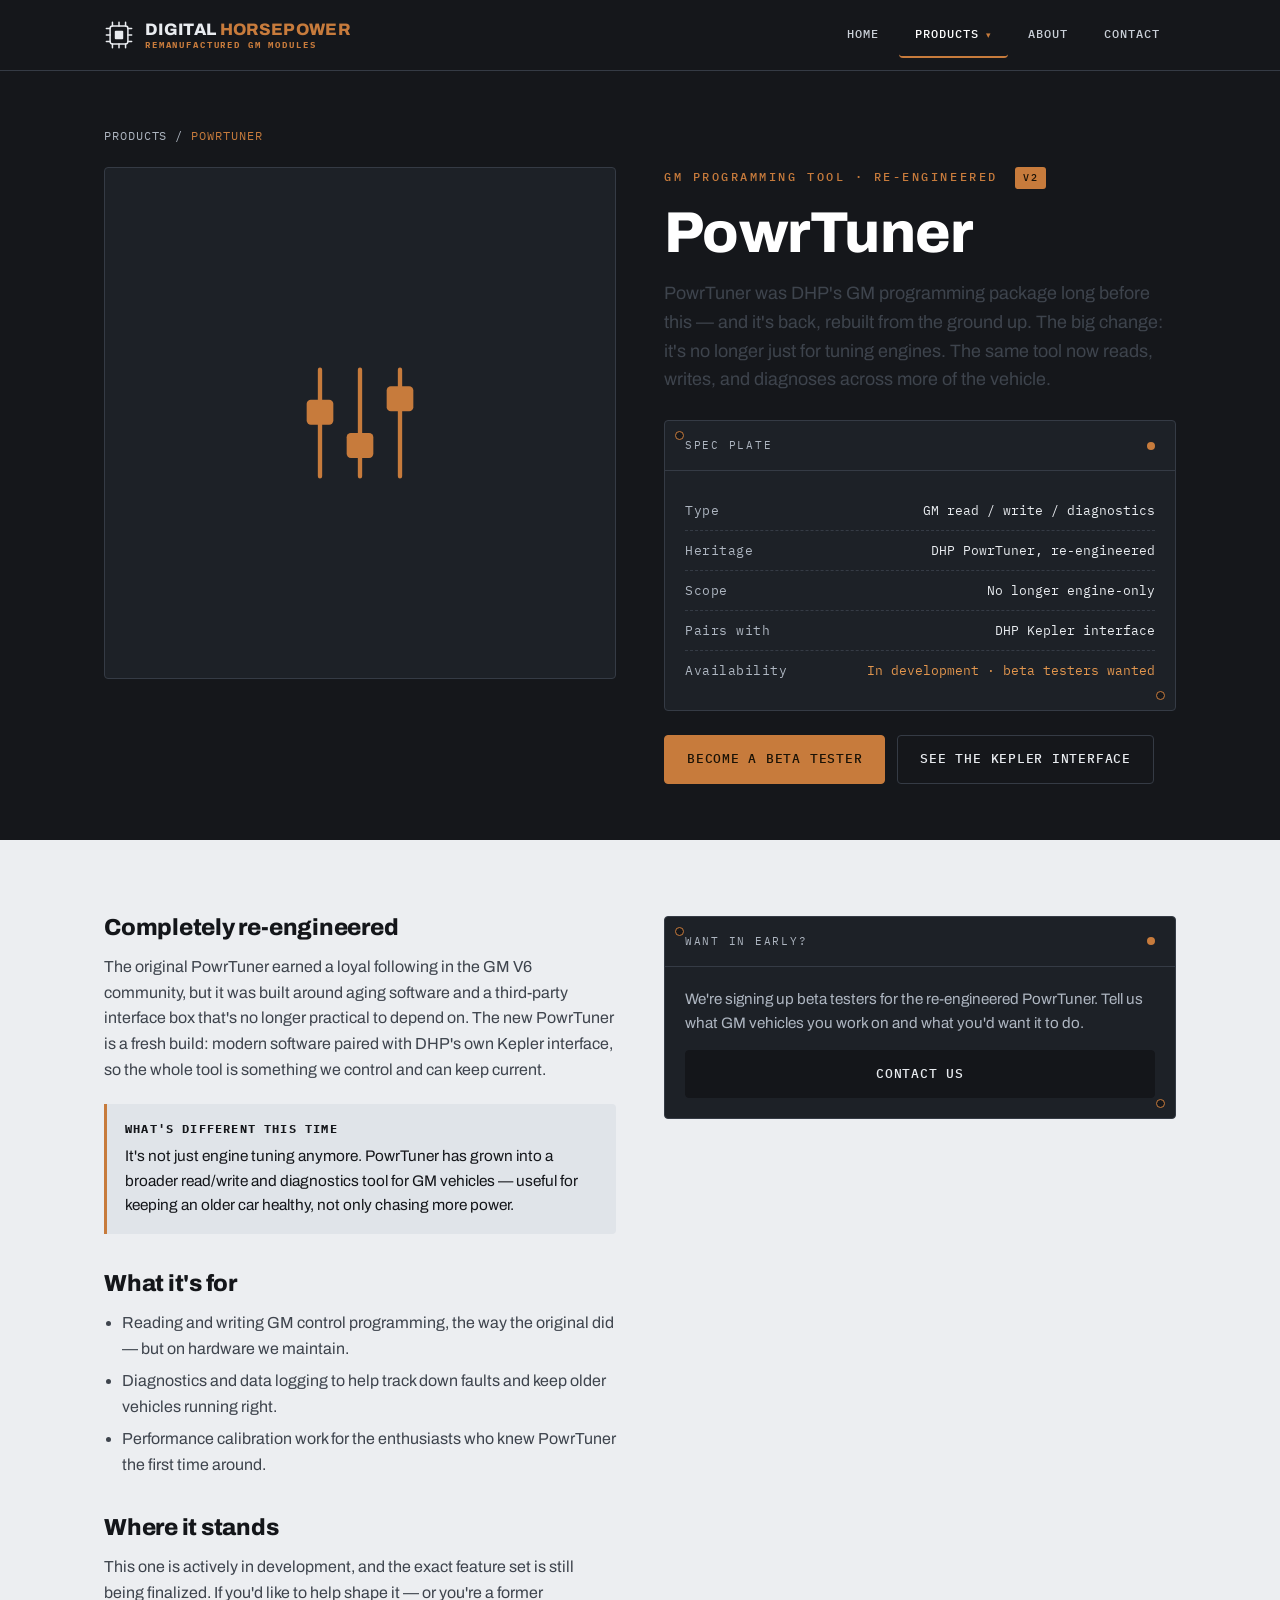
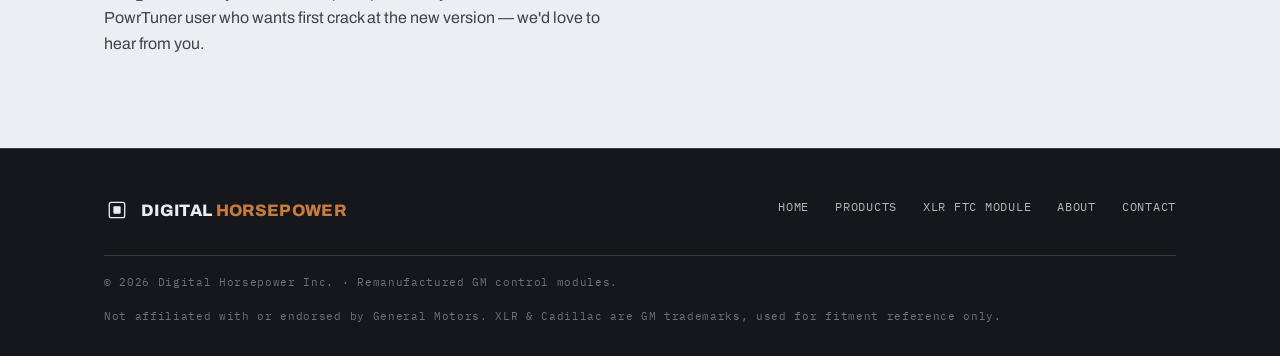
<file: product-powrtuner.html>
<!DOCTYPE html>
<html lang="en">
<head>
<meta charset="UTF-8">
<meta name="viewport" content="width=device-width, initial-scale=1.0">
<title>PowrTuner — Digital Horsepower</title>
<meta name="description" content="DHP's PowrTuner, completely re-engineered — a GM programming and diagnostics tool that's no longer limited to engine tuning.">
<link rel="preconnect" href="https://fonts.googleapis.com">
<link rel="preconnect" href="https://fonts.gstatic.com" crossorigin>
<link href="https://fonts.googleapis.com/css2?family=Archivo:wght@400;500;600;700&family=Archivo+Expanded:wght@600;700;800&family=IBM+Plex+Mono:wght@400;500;600&display=swap" rel="stylesheet">
<link rel="stylesheet" href="assets/style.css">
</head>
<body>

<header class="site-header">
  <div class="wrap nav">
    <a class="brand" href="index.html" aria-label="Digital Horsepower home">
      <svg viewBox="0 0 32 32" fill="none" aria-hidden="true">
        <rect x="6.5" y="6.5" width="19" height="19" rx="2.5" stroke="currentColor" stroke-width="1.6"/>
        <rect x="11.5" y="11.5" width="9" height="9" rx="1" fill="currentColor"/>
        <path d="M16 2.5v4M16 25.5v4M2.5 16h4M25.5 16h4M9 2.5v4M23 2.5v4M9 25.5v4M23 25.5v4M2.5 9h4M2.5 23h4M25.5 9h4M25.5 23h4" stroke="currentColor" stroke-width="1.6" stroke-linecap="round"/>
      </svg>
      <span class="brand-name">DIGITAL <span>HORSEPOWER</span><span class="brand-sub">Remanufactured GM Modules</span></span>
    </a>
    <button class="nav-toggle" aria-label="Toggle menu" aria-expanded="false" aria-controls="primary-menu">
      <svg viewBox="0 0 24 24" fill="none"><path d="M3 6h18M3 12h18M3 18h18" stroke="currentColor" stroke-width="2" stroke-linecap="round"/></svg>
    </button>
    <nav aria-label="Primary">
      <ul class="menu" id="primary-menu">
        <li><a href="index.html">Home</a></li>
        <li class="has-sub is-current">
          <a href="products.html" aria-haspopup="true">Products</a>
          <ul class="submenu">
            <li><a href="product-xlr-folding-top-module.html">XLR Folding Top Control Module
              <span class="sub-tag">2004–2009 Cadillac XLR · FTC</span></a></li>
            <li><a href="product-powrtuner.html">PowrTuner
              <span class="sub-tag">Re-engineered GM programming tool</span></a></li>
            <li><a href="product-kepler.html">Kepler Interface
              <span class="sub-tag">J2534 · standalone diagnostics</span></a></li>
          </ul>
        </li>
        <li><a href="about.html">About</a></li>
        <li><a href="contact.html">Contact</a></li>
      </ul>
    </nav>
  </div>
</header>

<section class="detail-head">
  <div class="wrap">
    <p class="crumbs"><a href="products.html">Products</a> / <span>PowrTuner</span></p>
    <div class="detail-grid">
      <div class="detail-visual" style="display:flex; align-items:center; justify-content:center; background:var(--graphite-800);">
        <svg class="module-glyph" viewBox="0 0 96 96" fill="none" aria-hidden="true" style="width:160px;height:160px;">
          <path d="M24 16v64M48 16v64M72 16v64" stroke="currentColor" stroke-width="2.6" stroke-linecap="round"/>
          <rect x="16" y="34" width="16" height="15" rx="2.5" fill="currentColor"/>
          <rect x="40" y="54" width="16" height="15" rx="2.5" fill="currentColor"/>
          <rect x="64" y="26" width="16" height="15" rx="2.5" fill="currentColor"/>
        </svg>
        <!-- TODO: drop in a product photo when ready: <img src="assets/powrtuner.jpg" alt="PowrTuner"> -->
      </div>
      <div>
        <p class="eyebrow">GM programming tool · re-engineered <span class="badge-new">v2</span></p>
        <h1 style="color:#fff;">PowrTuner</h1>
        <p class="lead" style="margin-top:16px;">PowrTuner was DHP's GM programming package long before this — and it's back, rebuilt from the ground up. The big change: it's no longer just for tuning engines. The same tool now reads, writes, and diagnoses across more of the vehicle.</p>
        <div class="plate" style="margin-top:26px;">
          <div class="plate-head"><span>Spec plate</span><span class="dot"></span></div>
          <div class="plate-body">
            <ul class="spec">
              <li><span class="k">Type</span><span class="v">GM read / write / diagnostics</span></li>
              <li><span class="k">Heritage</span><span class="v">DHP PowrTuner, re-engineered</span></li>
              <li><span class="k">Scope</span><span class="v">No longer engine-only</span></li>
              <li><span class="k">Pairs with</span><span class="v">DHP Kepler interface</span></li>
              <li><span class="k">Availability</span><span class="v avail">In development · beta testers wanted</span></li>
            </ul>
          </div>
        </div>
        <div class="hero-actions" style="margin-top:24px;">
          <a class="btn btn--primary" href="contact.html">Become a beta tester</a>
          <a class="btn btn--ghost" href="product-kepler.html">See the Kepler interface</a>
        </div>
      </div>
    </div>
  </div>
</section>

<section class="section">
  <div class="wrap">
    <div class="detail-grid">
      <div class="prose">
        <h2>Completely re-engineered</h2>
        <p>The original PowrTuner earned a loyal following in the GM V6 community, but it was built around aging software and a third-party interface box that's no longer practical to depend on. The new PowrTuner is a fresh build: modern software paired with DHP's own Kepler interface, so the whole tool is something we control and can keep current.</p>
        <div class="callout">
          <strong>What's different this time</strong>
          It's not just engine tuning anymore. PowrTuner has grown into a broader read/write and diagnostics tool for GM vehicles — useful for keeping an older car healthy, not only chasing more power.
        </div>

        <h2>What it's for</h2>
        <ul>
          <li>Reading and writing GM control programming, the way the original did — but on hardware we maintain.</li>
          <li>Diagnostics and data logging to help track down faults and keep older vehicles running right.</li>
          <li>Performance calibration work for the enthusiasts who knew PowrTuner the first time around.</li>
        </ul>

        <h2>Where it stands</h2>
        <p>This one is actively in development, and the exact feature set is still being finalized. If you'd like to help shape it — or you're a former PowrTuner user who wants first crack at the new version — we'd love to hear from you.</p>
      </div>

      <aside>
        <div class="plate">
          <div class="plate-head"><span>Want in early?</span><span class="dot"></span></div>
          <div class="plate-body">
            <p style="color:var(--steel-300); font-size:0.95rem; margin:0 0 14px;">We're signing up beta testers for the re-engineered PowrTuner. Tell us what GM vehicles you work on and what you'd want it to do.</p>
            <a class="btn btn--dark" href="contact.html" style="width:100%; justify-content:center;">Contact us</a>
          </div>
        </div>
      </aside>
    </div>
  </div>
</section>

<footer class="site-footer">
  <div class="wrap">
    <div class="footer-top">
      <div class="brand" style="cursor:default;">
        <svg viewBox="0 0 32 32" fill="none" aria-hidden="true" style="width:26px;height:26px;"><rect x="6.5" y="6.5" width="19" height="19" rx="2.5" stroke="currentColor" stroke-width="1.6"/><rect x="11.5" y="11.5" width="9" height="9" rx="1" fill="currentColor"/></svg>
        <span class="brand-name">DIGITAL <span>HORSEPOWER</span></span>
      </div>
      <nav class="footer-links" aria-label="Footer">
        <a href="index.html">Home</a><a href="products.html">Products</a><a href="product-xlr-folding-top-module.html">XLR FTC Module</a><a href="about.html">About</a><a href="contact.html">Contact</a>
      </nav>
    </div>
    <div class="footer-bottom">
      <span>© 2026 Digital Horsepower Inc. · Remanufactured GM control modules.</span>
      <span>Not affiliated with or endorsed by General Motors. XLR &amp; Cadillac are GM trademarks, used for fitment reference only.</span>
    </div>
  </div>
</footer>

<script src="assets/nav.js"></script>
</body>
</html>
</file>
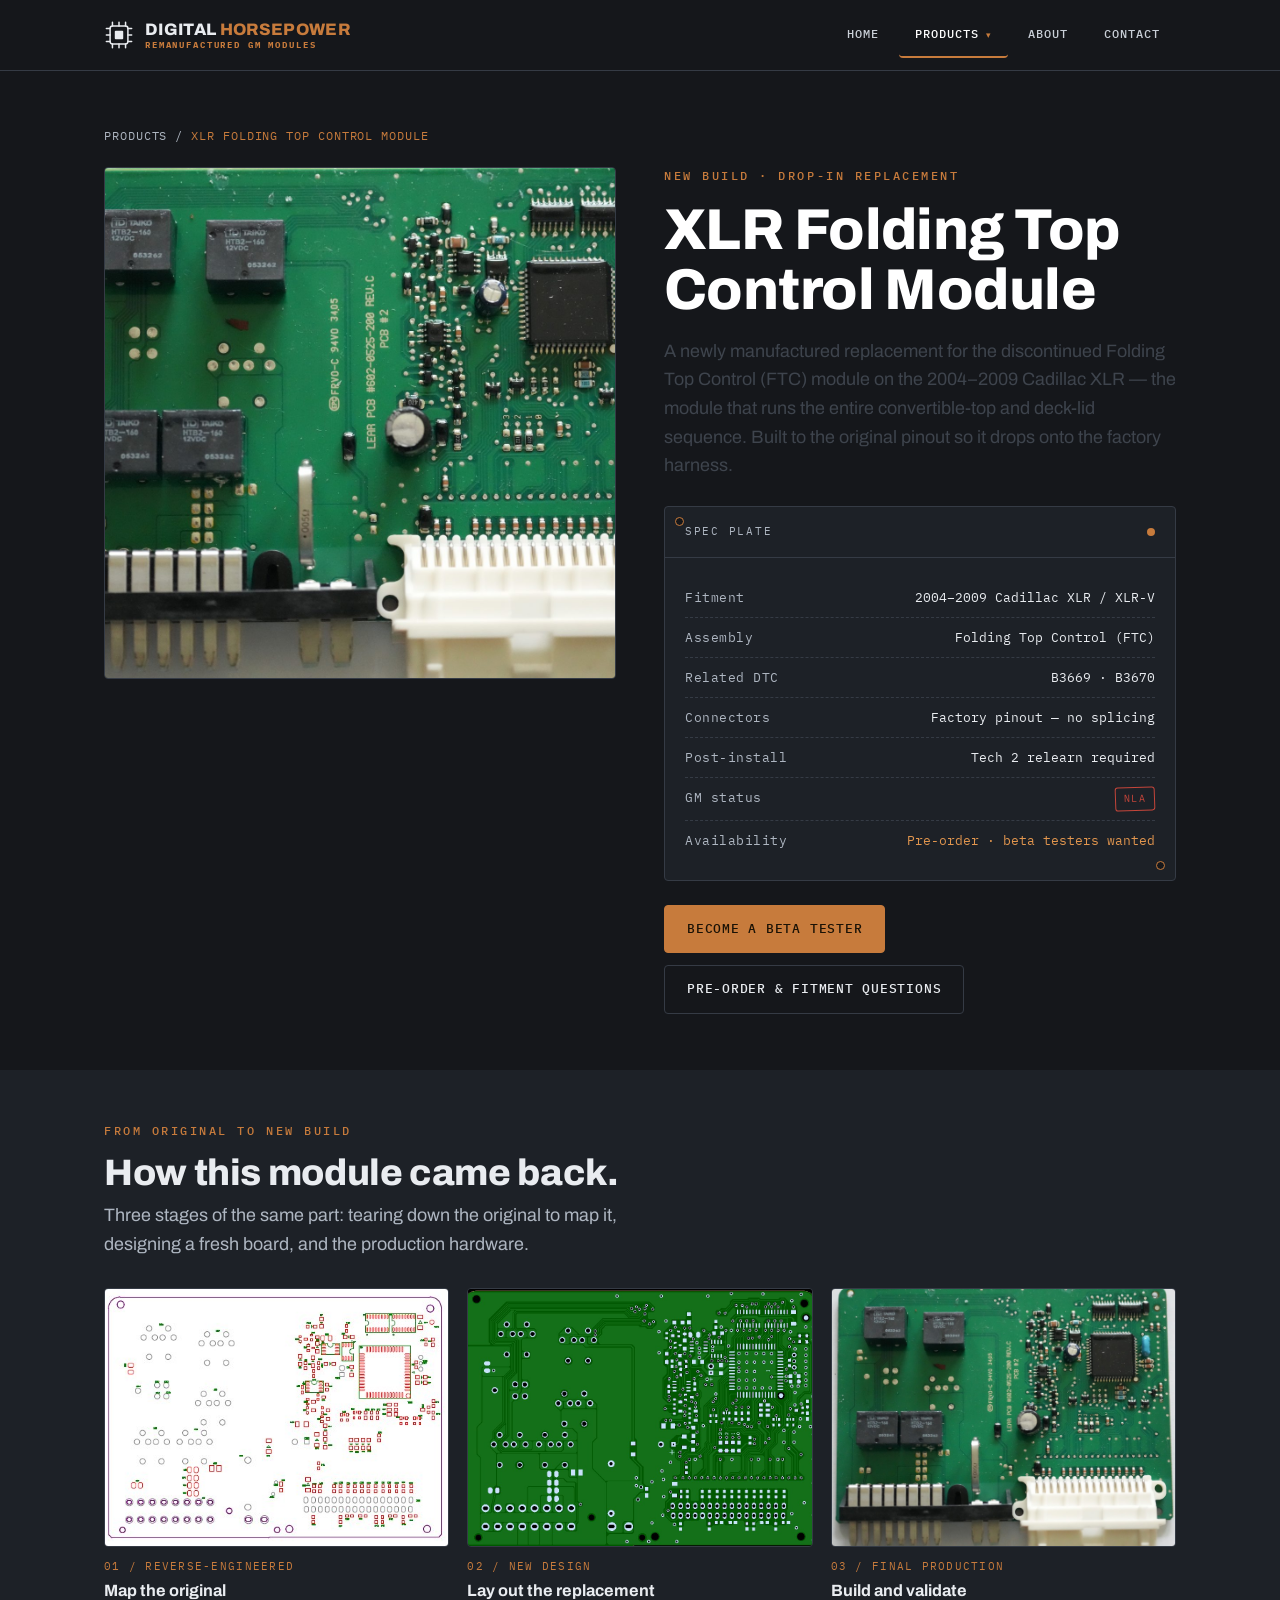
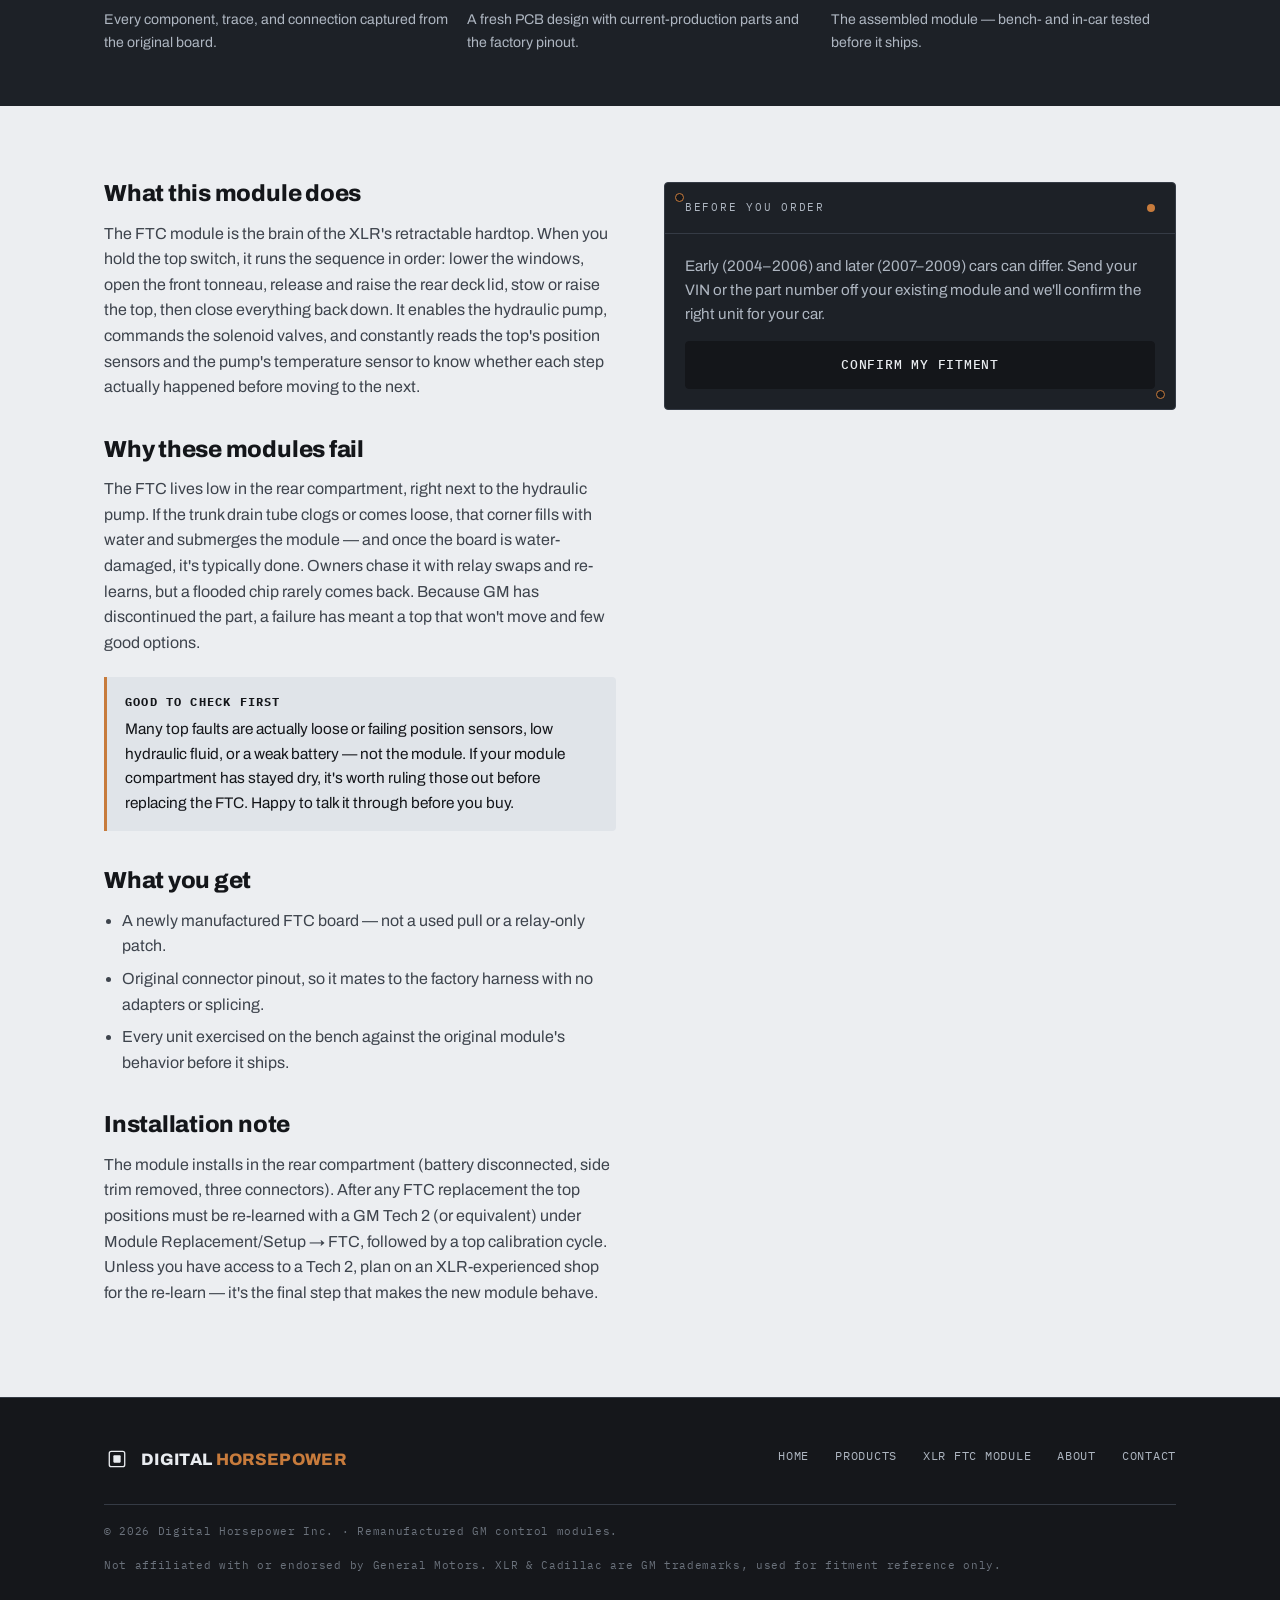
<file: product-xlr-folding-top-module.html>
<!DOCTYPE html>
<html lang="en">
<head>
<meta charset="UTF-8">
<meta name="viewport" content="width=device-width, initial-scale=1.0">
<title>XLR Folding Top Control Module — Digital Horsepower</title>
<meta name="description" content="New-build replacement for the discontinued 2004–2009 Cadillac XLR Folding Top Control Module (FTC). Drop-in fit, bench-tested.">
<link rel="preconnect" href="https://fonts.googleapis.com">
<link rel="preconnect" href="https://fonts.gstatic.com" crossorigin>
<link href="https://fonts.googleapis.com/css2?family=Archivo:wght@400;500;600;700&family=Archivo+Expanded:wght@600;700;800&family=IBM+Plex+Mono:wght@400;500;600&display=swap" rel="stylesheet">
<link rel="stylesheet" href="assets/style.css">
</head>
<body>

<header class="site-header">
  <div class="wrap nav">
    <a class="brand" href="index.html" aria-label="Digital Horsepower home">
      <svg viewBox="0 0 32 32" fill="none" aria-hidden="true">
        <rect x="6.5" y="6.5" width="19" height="19" rx="2.5" stroke="currentColor" stroke-width="1.6"/>
        <rect x="11.5" y="11.5" width="9" height="9" rx="1" fill="currentColor"/>
        <path d="M16 2.5v4M16 25.5v4M2.5 16h4M25.5 16h4M9 2.5v4M23 2.5v4M9 25.5v4M23 25.5v4M2.5 9h4M2.5 23h4M25.5 9h4M25.5 23h4" stroke="currentColor" stroke-width="1.6" stroke-linecap="round"/>
      </svg>
      <span class="brand-name">DIGITAL <span>HORSEPOWER</span><span class="brand-sub">Remanufactured GM Modules</span></span>
    </a>
    <button class="nav-toggle" aria-label="Toggle menu" aria-expanded="false" aria-controls="primary-menu">
      <svg viewBox="0 0 24 24" fill="none"><path d="M3 6h18M3 12h18M3 18h18" stroke="currentColor" stroke-width="2" stroke-linecap="round"/></svg>
    </button>
    <nav aria-label="Primary">
      <ul class="menu" id="primary-menu">
        <li><a href="index.html">Home</a></li>
        <li class="has-sub is-current">
          <a href="products.html" aria-haspopup="true">Products</a>
          <ul class="submenu">
            <li><a href="product-xlr-folding-top-module.html">XLR Folding Top Control Module
              <span class="sub-tag">2004–2009 Cadillac XLR · FTC</span></a></li>
            <li><a href="product-powrtuner.html">PowrTuner
              <span class="sub-tag">Re-engineered GM programming tool</span></a></li>
            <li><a href="product-kepler.html">Kepler Interface
              <span class="sub-tag">J2534 · standalone diagnostics</span></a></li>
          </ul>
        </li>
        <li><a href="about.html">About</a></li>
        <li><a href="contact.html">Contact</a></li>
      </ul>
    </nav>
  </div>
</header>

<!-- ===== detail header ===== -->
<section class="detail-head">
  <div class="wrap">
    <p class="crumbs"><a href="products.html">Products</a> / <span>XLR Folding Top Control Module</span></p>
    <div class="detail-grid">
      <div class="detail-visual">
        <img src="assets/xlr-ftc-board.jpg" alt="XLR Folding Top Control Module circuit board">
      </div>
      <div>
        <p class="eyebrow">New build · Drop-in replacement</p>
        <h1 style="color:#fff;">XLR Folding Top Control Module</h1>
        <p class="lead" style="margin-top:16px;">A newly manufactured replacement for the discontinued Folding Top Control (FTC) module on the 2004–2009 Cadillac XLR — the module that runs the entire convertible-top and deck-lid sequence. Built to the original pinout so it drops onto the factory harness.</p>
        <div class="plate" style="margin-top:26px;">
          <div class="plate-head"><span>Spec plate</span><span class="dot"></span></div>
          <div class="plate-body">
            <ul class="spec">
              <li><span class="k">Fitment</span><span class="v">2004–2009 Cadillac XLR / XLR-V</span></li>
              <li><span class="k">Assembly</span><span class="v">Folding Top Control (FTC)</span></li>
              <li><span class="k">Related DTC</span><span class="v">B3669 · B3670</span></li>
              <li><span class="k">Connectors</span><span class="v">Factory pinout — no splicing</span></li>
              <li><span class="k">Post-install</span><span class="v">Tech 2 relearn required</span></li>
              <li><span class="k">GM status</span><span class="v"><span class="stamp">NLA</span></span></li>
              <li><span class="k">Availability</span><span class="v avail">Pre-order · beta testers wanted</span></li>
            </ul>
          </div>
        </div>
        <div class="hero-actions" style="margin-top:24px;">
          <a class="btn btn--primary" href="contact.html">Become a beta tester</a>
          <a class="btn btn--ghost" href="contact.html">Pre-order &amp; fitment questions</a>
        </div>
      </div>
    </div>
  </div>
</section>

<!-- ===== progression: reverse-engineered -> new design -> production ===== -->
<section class="section section--graphite section--tight">
  <div class="wrap">
    <p class="eyebrow">From original to new build</p>
    <h2 style="max-width:24ch; margin-bottom:8px;">How this module came back.</h2>
    <p class="lead" style="margin-bottom:30px;">Three stages of the same part: tearing down the original to map it, designing a fresh board, and the production hardware.</p>
    <div class="progression">
      <div class="pstep">
        <figure>
          <div class="pimg"><img src="assets/xlr-ftc-reverse.jpg" alt="Reverse-engineered board layout of the XLR FTC module"></div>
          <figcaption>
            <div class="pnum">01 / Reverse-engineered</div>
            <div class="ptitle">Map the original</div>
            <p class="pcap">Every component, trace, and connection captured from the original board.</p>
          </figcaption>
        </figure>
      </div>
      <div class="pstep">
        <figure>
          <div class="pimg"><img src="assets/xlr-ftc-design.jpg" alt="New PCB design for the XLR FTC replacement"></div>
          <figcaption>
            <div class="pnum">02 / New design</div>
            <div class="ptitle">Lay out the replacement</div>
            <p class="pcap">A fresh PCB design with current-production parts and the factory pinout.</p>
          </figcaption>
        </figure>
      </div>
      <div class="pstep">
        <figure>
          <div class="pimg"><img src="assets/xlr-ftc-board.jpg" alt="Final production XLR FTC module"></div>
          <figcaption>
            <div class="pnum">03 / Final production</div>
            <div class="ptitle">Build and validate</div>
            <p class="pcap">The assembled module — bench- and in-car tested before it ships.</p>
          </figcaption>
        </figure>
      </div>
    </div>
  </div>
</section>

<!-- ===== detail body ===== -->
<section class="section">
  <div class="wrap">
    <div class="detail-grid">
      <div class="prose">
        <h2>What this module does</h2>
        <p>The FTC module is the brain of the XLR's retractable hardtop. When you hold the top switch, it runs the sequence in order: lower the windows, open the front tonneau, release and raise the rear deck lid, stow or raise the top, then close everything back down. It enables the hydraulic pump, commands the solenoid valves, and constantly reads the top's position sensors and the pump's temperature sensor to know whether each step actually happened before moving to the next.</p>

        <h2>Why these modules fail</h2>
        <p>The FTC lives low in the rear compartment, right next to the hydraulic pump. If the trunk drain tube clogs or comes loose, that corner fills with water and submerges the module — and once the board is water-damaged, it's typically done. Owners chase it with relay swaps and re-learns, but a flooded chip rarely comes back. Because GM has discontinued the part, a failure has meant a top that won't move and few good options.</p>
        <div class="callout">
          <strong>Good to check first</strong>
          Many top faults are actually loose or failing position sensors, low hydraulic fluid, or a weak battery — not the module. If your module compartment has stayed dry, it's worth ruling those out before replacing the FTC. Happy to talk it through before you buy.
        </div>

        <h2>What you get</h2>
        <ul>
          <li>A newly manufactured FTC board — not a used pull or a relay-only patch.</li>
          <li>Original connector pinout, so it mates to the factory harness with no adapters or splicing.</li>
          <li>Every unit exercised on the bench against the original module's behavior before it ships.</li>
        </ul>

        <h2>Installation note</h2>
        <p>The module installs in the rear compartment (battery disconnected, side trim removed, three connectors). After any FTC replacement the top positions must be re-learned with a GM Tech 2 (or equivalent) under Module Replacement/Setup → FTC, followed by a top calibration cycle. Unless you have access to a Tech 2, plan on an XLR-experienced shop for the re-learn — it's the final step that makes the new module behave.</p>
        <!-- TODO: add warranty terms + whether you offer a core return / install support. -->
      </div>

      <aside>
        <div class="plate">
          <div class="plate-head"><span>Before you order</span><span class="dot"></span></div>
          <div class="plate-body">
            <p style="color:var(--steel-300); font-size:0.95rem; margin:0 0 14px;">Early (2004–2006) and later (2007–2009) cars can differ. Send your VIN or the part number off your existing module and we'll confirm the right unit for your car.</p>
            <a class="btn btn--dark" href="contact.html" style="width:100%; justify-content:center;">Confirm my fitment</a>
          </div>
        </div>
      </aside>
    </div>
  </div>
</section>

<footer class="site-footer">
  <div class="wrap">
    <div class="footer-top">
      <div class="brand" style="cursor:default;">
        <svg viewBox="0 0 32 32" fill="none" aria-hidden="true" style="width:26px;height:26px;"><rect x="6.5" y="6.5" width="19" height="19" rx="2.5" stroke="currentColor" stroke-width="1.6"/><rect x="11.5" y="11.5" width="9" height="9" rx="1" fill="currentColor"/></svg>
        <span class="brand-name">DIGITAL <span>HORSEPOWER</span></span>
      </div>
      <nav class="footer-links" aria-label="Footer">
        <a href="index.html">Home</a><a href="products.html">Products</a><a href="product-xlr-folding-top-module.html">XLR FTC Module</a><a href="about.html">About</a><a href="contact.html">Contact</a>
      </nav>
    </div>
    <div class="footer-bottom">
      <span>© 2026 Digital Horsepower Inc. · Remanufactured GM control modules.</span>
      <span>Not affiliated with or endorsed by General Motors. XLR &amp; Cadillac are GM trademarks, used for fitment reference only.</span>
    </div>
  </div>
</footer>

<script src="assets/nav.js"></script>
</body>
</html>
</file>
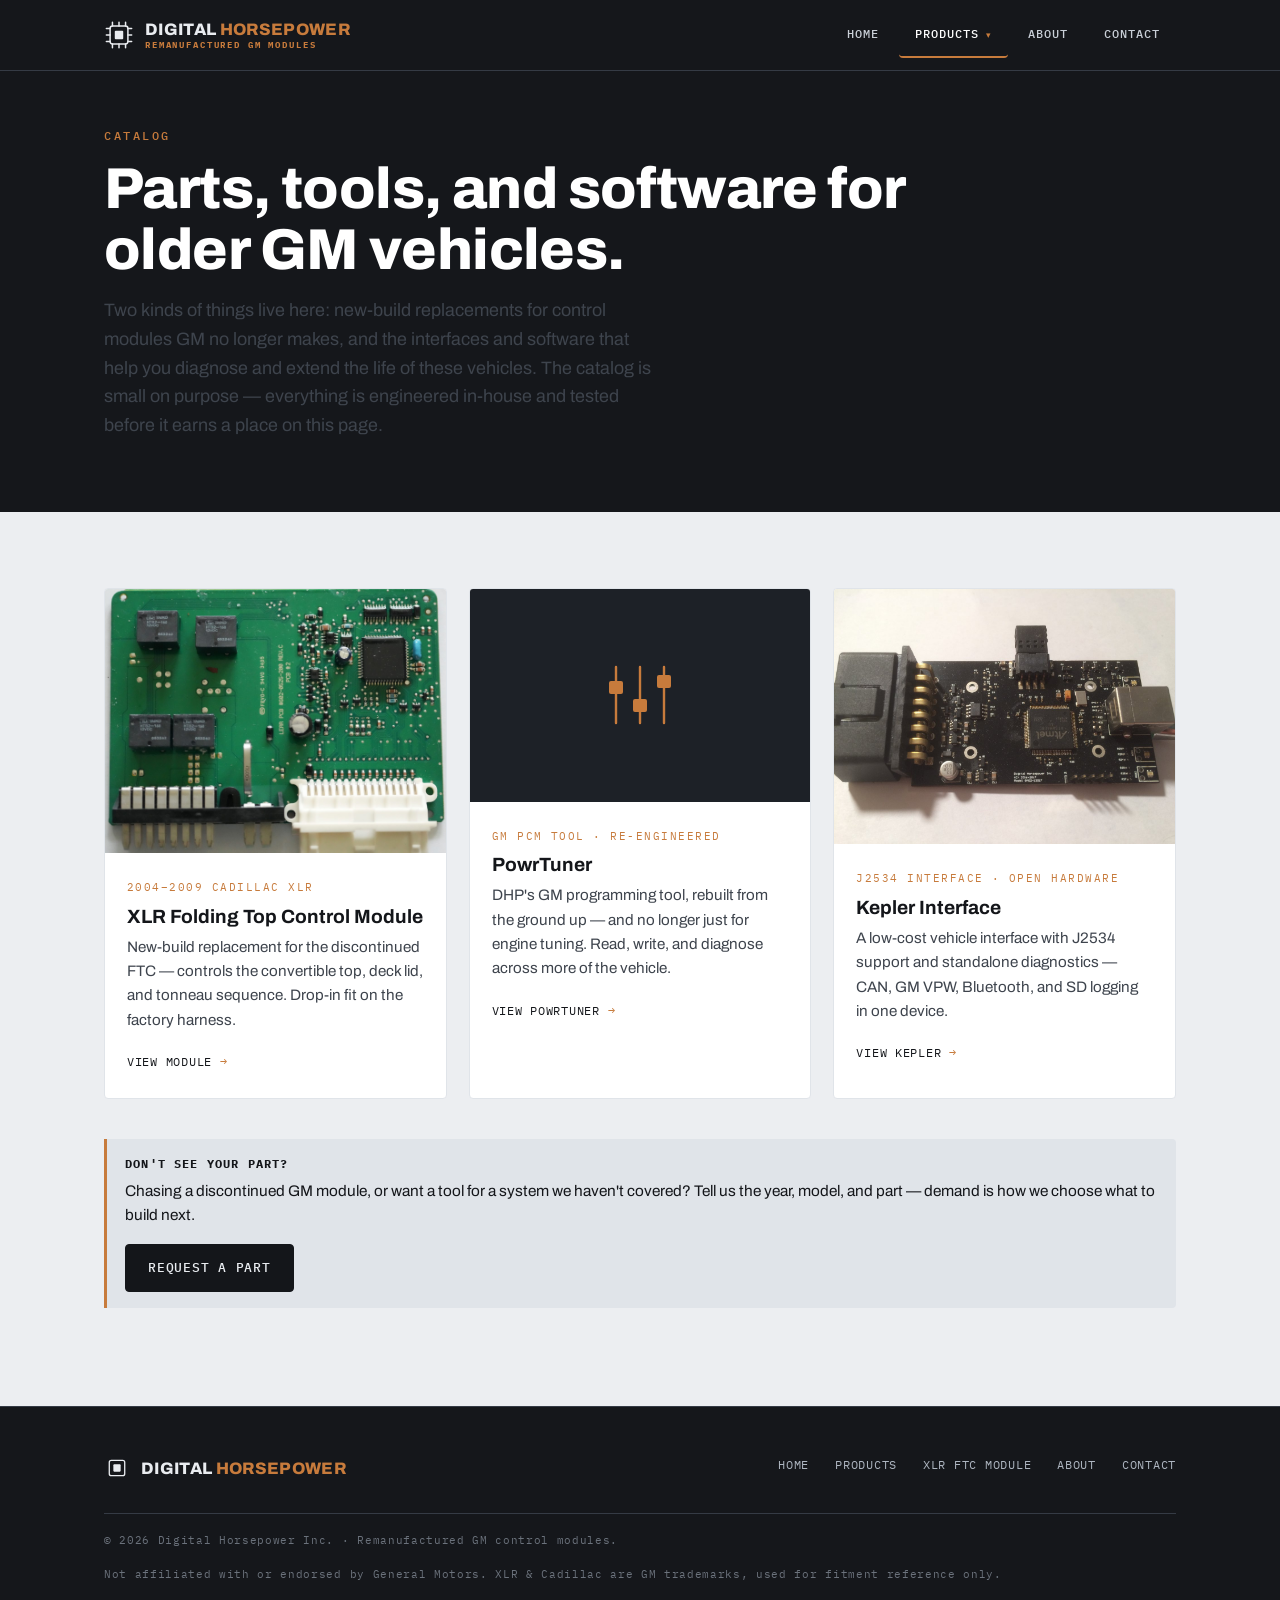
<file: products.html>
<!DOCTYPE html>
<html lang="en">
<head>
<meta charset="UTF-8">
<meta name="viewport" content="width=device-width, initial-scale=1.0">
<title>Products — Digital Horsepower</title>
<meta name="description" content="Remanufactured replacements for discontinued GM control modules. Currently shipping the Cadillac XLR Folding Top Control Module.">
<link rel="preconnect" href="https://fonts.googleapis.com">
<link rel="preconnect" href="https://fonts.gstatic.com" crossorigin>
<link href="https://fonts.googleapis.com/css2?family=Archivo:wght@400;500;600;700&family=Archivo+Expanded:wght@600;700;800&family=IBM+Plex+Mono:wght@400;500;600&display=swap" rel="stylesheet">
<link rel="stylesheet" href="assets/style.css">
</head>
<body>

<header class="site-header">
  <div class="wrap nav">
    <a class="brand" href="index.html" aria-label="Digital Horsepower home">
      <svg viewBox="0 0 32 32" fill="none" aria-hidden="true">
        <rect x="6.5" y="6.5" width="19" height="19" rx="2.5" stroke="currentColor" stroke-width="1.6"/>
        <rect x="11.5" y="11.5" width="9" height="9" rx="1" fill="currentColor"/>
        <path d="M16 2.5v4M16 25.5v4M2.5 16h4M25.5 16h4M9 2.5v4M23 2.5v4M9 25.5v4M23 25.5v4M2.5 9h4M2.5 23h4M25.5 9h4M25.5 23h4" stroke="currentColor" stroke-width="1.6" stroke-linecap="round"/>
      </svg>
      <span class="brand-name">DIGITAL <span>HORSEPOWER</span><span class="brand-sub">Remanufactured GM Modules</span></span>
    </a>
    <button class="nav-toggle" aria-label="Toggle menu" aria-expanded="false" aria-controls="primary-menu">
      <svg viewBox="0 0 24 24" fill="none"><path d="M3 6h18M3 12h18M3 18h18" stroke="currentColor" stroke-width="2" stroke-linecap="round"/></svg>
    </button>
    <nav aria-label="Primary">
      <ul class="menu" id="primary-menu">
        <li><a href="index.html">Home</a></li>
        <li class="has-sub is-current">
          <a href="products.html" aria-haspopup="true">Products</a>
          <ul class="submenu">
            <li><a href="product-xlr-folding-top-module.html">XLR Folding Top Control Module
              <span class="sub-tag">2004–2009 Cadillac XLR · FTC</span></a></li>
            <li><a href="product-powrtuner.html">PowrTuner
              <span class="sub-tag">Re-engineered GM programming tool</span></a></li>
            <li><a href="product-kepler.html">Kepler Interface
              <span class="sub-tag">J2534 · standalone diagnostics</span></a></li>
          </ul>
        </li>
        <li><a href="about.html">About</a></li>
        <li><a href="contact.html">Contact</a></li>
      </ul>
    </nav>
  </div>
</header>

<section class="detail-head">
  <div class="wrap">
    <p class="eyebrow">Catalog</p>
    <h1 style="color:#fff; max-width: 24ch;">Parts, tools, and software for older GM vehicles.</h1>
    <p class="lead" style="margin-top:16px;">Two kinds of things live here: new-build replacements for control modules GM no longer makes, and the interfaces and software that help you diagnose and extend the life of these vehicles. The catalog is small on purpose — everything is engineered in-house and tested before it earns a place on this page.</p>
  </div>
</section>

<section class="section">
  <div class="wrap">
    <div class="grid-3">
      <a class="prod-card" href="product-xlr-folding-top-module.html">
        <div class="pc-visual"><img src="assets/xlr-ftc-board.jpg" alt="XLR Folding Top Control Module circuit board"></div>
        <div class="pc-body">
          <span class="pc-tag">2004–2009 Cadillac XLR</span>
          <h3>XLR Folding Top Control Module</h3>
          <p class="pc-desc">New-build replacement for the discontinued FTC — controls the convertible top, deck lid, and tonneau sequence. Drop-in fit on the factory harness.</p>
          <span class="pc-go">View module <span>→</span></span>
        </div>
      </a>

      <a class="prod-card" href="product-powrtuner.html">
        <div class="pc-visual">
          <svg class="module-glyph" viewBox="0 0 96 96" fill="none" aria-hidden="true">
            <path d="M24 20v56M48 20v56M72 20v56" stroke="currentColor" stroke-width="2.4" stroke-linecap="round"/>
            <rect x="17" y="34" width="14" height="13" rx="2" fill="currentColor"/>
            <rect x="41" y="52" width="14" height="13" rx="2" fill="currentColor"/>
            <rect x="65" y="28" width="14" height="13" rx="2" fill="currentColor"/>
          </svg>
        </div>
        <div class="pc-body">
          <span class="pc-tag">GM PCM tool · re-engineered</span>
          <h3>PowrTuner</h3>
          <p class="pc-desc">DHP's GM programming tool, rebuilt from the ground up — and no longer just for engine tuning. Read, write, and diagnose across more of the vehicle.</p>
          <span class="pc-go">View PowrTuner <span>→</span></span>
        </div>
      </a>

      <a class="prod-card" href="product-kepler.html">
        <div class="pc-visual"><img src="assets/kepler.jpg" alt="DHP Kepler automotive interface board"></div>
        <div class="pc-body">
          <span class="pc-tag">J2534 interface · open hardware</span>
          <h3>Kepler Interface</h3>
          <p class="pc-desc">A low-cost vehicle interface with J2534 support and standalone diagnostics — CAN, GM VPW, Bluetooth, and SD logging in one device.</p>
          <span class="pc-go">View Kepler <span>→</span></span>
        </div>
      </a>
    </div>

    <div class="callout" style="margin-top:40px; display:flex; flex-wrap:wrap; gap:16px; align-items:center; justify-content:space-between;">
      <div>
        <strong>Don't see your part?</strong>
        Chasing a discontinued GM module, or want a tool for a system we haven't covered? Tell us the year, model, and part — demand is how we choose what to build next.
      </div>
      <a class="btn btn--dark" href="contact.html" style="flex:none;">Request a part</a>
    </div>
  </div>
</section>

<footer class="site-footer">
  <div class="wrap">
    <div class="footer-top">
      <div class="brand" style="cursor:default;">
        <svg viewBox="0 0 32 32" fill="none" aria-hidden="true" style="width:26px;height:26px;"><rect x="6.5" y="6.5" width="19" height="19" rx="2.5" stroke="currentColor" stroke-width="1.6"/><rect x="11.5" y="11.5" width="9" height="9" rx="1" fill="currentColor"/></svg>
        <span class="brand-name">DIGITAL <span>HORSEPOWER</span></span>
      </div>
      <nav class="footer-links" aria-label="Footer">
        <a href="index.html">Home</a><a href="products.html">Products</a><a href="product-xlr-folding-top-module.html">XLR FTC Module</a><a href="about.html">About</a><a href="contact.html">Contact</a>
      </nav>
    </div>
    <div class="footer-bottom">
      <span>© 2026 Digital Horsepower Inc. · Remanufactured GM control modules.</span>
      <span>Not affiliated with or endorsed by General Motors. XLR &amp; Cadillac are GM trademarks, used for fitment reference only.</span>
    </div>
  </div>
</footer>

<script src="assets/nav.js"></script>
</body>
</html>
</file>
<file: assets/style.css>
/* =====================================================================
   Digital Horsepower — shared stylesheet
   Identity: technical instrument / spec-plate.
   To rebrand: change the wordmark text in each page's <nav> + footer,
   and (optionally) the --copper accent below. Nothing else is hardcoded.
   ===================================================================== */

:root {
  /* surfaces */
  --graphite-900: #15171B;
  --graphite-800: #1D2127;
  --graphite-700: #272C34;
  --line-dark:    #353B45;

  /* light surfaces (cool / brushed-aluminum, deliberately NOT warm cream) */
  --paper:    #ECEEF1;
  --paper-2:  #E0E4E9;
  --card:     #FFFFFF;

  /* ink */
  --ink:        #14161A;
  --ink-soft:   #3E444D;
  --steel-300:  #AEB6C1;  /* muted text on dark */
  --steel-200:  #C9CFD7;
  --steel-100:  #E9ECF0;

  /* accents */
  --copper:        #C77B3C;
  --copper-bright: #E2964E;
  --signal:        #C4453A;  /* used sparingly: "discontinued" stamp */

  /* type */
  --display: "Archivo Expanded", "Archivo", system-ui, sans-serif;
  --body:    "Archivo", system-ui, -apple-system, sans-serif;
  --mono:    "IBM Plex Mono", ui-monospace, "SFMono-Regular", monospace;

  /* layout */
  --wrap: 1120px;
  --radius: 4px;
}

* { box-sizing: border-box; }

html { scroll-behavior: smooth; }

body {
  margin: 0;
  font-family: var(--body);
  color: var(--ink);
  background: var(--paper);
  line-height: 1.6;
  -webkit-font-smoothing: antialiased;
}

img { max-width: 100%; display: block; }
a { color: inherit; }

.wrap { width: 100%; max-width: var(--wrap); margin: 0 auto; padding: 0 24px; }

/* ---------- type ---------- */
h1, h2, h3 { font-family: var(--display); font-weight: 800; line-height: 1.05; margin: 0; }
h1 { font-size: clamp(2.1rem, 5.2vw, 3.6rem); letter-spacing: -0.01em; }
h2 { font-size: clamp(1.6rem, 3.4vw, 2.3rem); letter-spacing: -0.01em; }
h3 { font-size: 1.2rem; font-weight: 700; }
p  { margin: 0 0 1rem; }

.eyebrow {
  font-family: var(--mono);
  font-size: 0.72rem;
  font-weight: 500;
  letter-spacing: 0.22em;
  text-transform: uppercase;
  color: var(--copper);
  margin: 0 0 14px;
}
.eyebrow--steel { color: var(--steel-300); }

.lead { font-size: 1.12rem; color: var(--ink-soft); max-width: 56ch; }

/* PCB-trace divider — the signature motif (thin line + via dot) */
.trace { display: flex; align-items: center; gap: 0; margin: 0; }
.trace::before { content: ""; width: 8px; height: 8px; border-radius: 50%; background: var(--copper); flex: none; }
.trace::after  { content: ""; height: 1px; background: var(--line-dark); flex: 1; }
.trace--light::after { background: rgba(20,22,26,0.16); }

/* ---------- buttons ---------- */
.btn {
  display: inline-flex; align-items: center; gap: 9px;
  font-family: var(--mono); font-size: 0.8rem; font-weight: 500;
  letter-spacing: 0.06em; text-transform: uppercase; text-decoration: none;
  padding: 13px 22px; border-radius: var(--radius);
  border: 1px solid transparent; cursor: pointer; transition: all .16s ease;
}
.btn--primary { background: var(--copper); color: #1a1206; border-color: var(--copper); }
.btn--primary:hover { background: var(--copper-bright); border-color: var(--copper-bright); }
.btn--ghost { background: transparent; color: var(--steel-100); border-color: var(--line-dark); }
.btn--ghost:hover { border-color: var(--copper); color: #fff; }
.btn--dark { background: var(--ink); color: var(--steel-100); border-color: var(--ink); }
.btn--dark:hover { background: var(--graphite-700); }

/* =====================================================================
   HEADER / NAV  (top nav, hover-expand submenu on Products)
   ===================================================================== */
.site-header { background: var(--graphite-900); border-bottom: 1px solid var(--line-dark); position: sticky; top: 0; z-index: 50; }
.nav { display: flex; align-items: center; justify-content: space-between; height: 70px; }

.brand { display: flex; align-items: center; gap: 11px; text-decoration: none; color: var(--steel-100); }
.brand svg { width: 30px; height: 30px; flex: none; }
.brand-name { font-family: var(--display); font-weight: 800; font-size: 1.04rem; letter-spacing: 0.02em; line-height: 1; }
.brand-name span { color: var(--copper); }
.brand-sub { display: block; font-family: var(--mono); font-size: 0.58rem; letter-spacing: 0.2em; color: var(--steel-300); margin-top: 3px; text-transform: uppercase; }

.nav-toggle { display: none; background: none; border: 1px solid var(--line-dark); border-radius: var(--radius); color: var(--steel-100); padding: 8px 10px; cursor: pointer; }
.nav-toggle svg { width: 20px; height: 20px; display: block; }

.menu { display: flex; align-items: center; gap: 4px; list-style: none; margin: 0; padding: 0; }
.menu > li { position: relative; }
.menu > li > a {
  display: block; text-decoration: none; color: var(--steel-200);
  font-family: var(--mono); font-size: 0.78rem; font-weight: 500;
  letter-spacing: 0.08em; text-transform: uppercase;
  padding: 12px 16px; border-radius: var(--radius);
  border-bottom: 2px solid transparent; transition: color .15s ease;
}
.menu > li > a:hover { color: #fff; }
.menu > li.is-current > a { color: #fff; border-bottom-color: var(--copper); }
.has-sub > a::after { content: "▾"; font-size: 0.7em; margin-left: 7px; color: var(--copper); }

/* dropdown */
.submenu {
  list-style: none; margin: 0; padding: 6px; position: absolute; top: calc(100% + 6px); left: 0;
  min-width: 260px; background: var(--graphite-800); border: 1px solid var(--line-dark);
  border-radius: var(--radius); box-shadow: 0 18px 40px rgba(0,0,0,0.45);
  opacity: 0; visibility: hidden; transform: translateY(-6px); transition: all .16s ease; z-index: 60;
}
.submenu::before { /* little copper edge marker */
  content: ""; position: absolute; top: -1px; left: 16px; width: 34px; height: 2px; background: var(--copper);
}
.has-sub:hover .submenu,
.has-sub:focus-within .submenu,
.has-sub.open .submenu { opacity: 1; visibility: visible; transform: translateY(0); }
.submenu a {
  display: block; text-decoration: none; color: var(--steel-200);
  padding: 11px 13px; border-radius: 3px; font-size: 0.92rem; line-height: 1.3;
}
.submenu a:hover { background: var(--graphite-700); color: #fff; }
.submenu .sub-tag { display: block; font-family: var(--mono); font-size: 0.62rem; letter-spacing: 0.14em; color: var(--copper); text-transform: uppercase; margin-top: 3px; }

/* =====================================================================
   SECTIONS
   ===================================================================== */
.section { padding: 76px 0; }
.section--dark { background: var(--graphite-900); color: var(--steel-100); }
.section--graphite { background: var(--graphite-800); color: var(--steel-100); }
.section--tight { padding: 52px 0; }
.section h2 { color: inherit; }
.section--dark .lead, .section--graphite .lead { color: var(--steel-300); }

/* ---------- hero ---------- */
.hero { background: var(--graphite-900); color: var(--steel-100); padding: 84px 0 92px; position: relative; overflow: hidden; }
.hero::after { /* faint trace texture, decorative */
  content: ""; position: absolute; inset: 0;
  background-image:
    linear-gradient(90deg, rgba(199,123,60,0.06) 1px, transparent 1px),
    linear-gradient(rgba(199,123,60,0.05) 1px, transparent 1px);
  background-size: 46px 46px; opacity: 0.5; pointer-events: none;
}
.hero .wrap { position: relative; z-index: 1; }
.hero-grid { display: grid; grid-template-columns: 1.15fr 0.85fr; gap: 54px; align-items: center; }
.hero h1 { color: #fff; }
.hero h1 em { color: var(--copper); font-style: normal; }
.hero .lead { margin-top: 18px; }
.hero-actions { display: flex; flex-wrap: wrap; gap: 12px; margin-top: 30px; }

/* ---------- data plate (signature card) ---------- */
.plate {
  background: var(--graphite-800); border: 1px solid var(--line-dark);
  border-radius: var(--radius); padding: 0; position: relative;
}
.plate::before, .plate::after { /* corner vias */
  content: ""; position: absolute; width: 7px; height: 7px; border-radius: 50%;
  background: var(--graphite-900); border: 1px solid var(--copper);
}
.plate::before { top: 10px; left: 10px; }
.plate::after  { bottom: 10px; right: 10px; }
.plate-head {
  display: flex; align-items: center; justify-content: space-between;
  padding: 16px 20px; border-bottom: 1px solid var(--line-dark);
  font-family: var(--mono); font-size: 0.68rem; letter-spacing: 0.16em; text-transform: uppercase; color: var(--steel-300);
}
.plate-head .dot { width: 8px; height: 8px; border-radius: 50%; background: var(--copper); display: inline-block; }
.plate-body { padding: 20px; }
.plate-title { font-family: var(--display); font-weight: 700; font-size: 1.15rem; color: #fff; margin: 0 0 16px; line-height: 1.2; }
.spec { list-style: none; margin: 0; padding: 0; font-family: var(--mono); font-size: 0.82rem; }
.spec li { display: flex; justify-content: space-between; gap: 16px; padding: 9px 0; border-bottom: 1px dashed var(--line-dark); }
.spec li:last-child { border-bottom: 0; }
.spec .k { color: var(--steel-300); letter-spacing: 0.04em; }
.spec .v { color: var(--steel-100); text-align: right; }
.spec .v.avail { color: var(--copper-bright); }
.stamp {
  display: inline-block; font-family: var(--mono); font-size: 0.64rem; letter-spacing: 0.12em;
  text-transform: uppercase; color: var(--signal); border: 1px solid var(--signal);
  padding: 3px 8px; border-radius: 3px; transform: rotate(-2deg);
}

/* ---------- generic grids / cards ---------- */
.grid-3 { display: grid; grid-template-columns: repeat(3, 1fr); gap: 22px; }
.grid-2 { display: grid; grid-template-columns: repeat(2, 1fr); gap: 36px; }

.step { padding: 4px 0; }
.step .num { font-family: var(--mono); font-size: 0.78rem; color: var(--copper); letter-spacing: 0.1em; margin-bottom: 10px; }
.step h3 { color: inherit; margin-bottom: 8px; }
.step p { color: var(--steel-300); margin: 0; font-size: 0.97rem; }

/* product card (light) */
.prod-card {
  background: var(--card); border: 1px solid var(--paper-2); border-radius: var(--radius);
  overflow: hidden; display: flex; flex-direction: column; text-decoration: none; color: inherit;
  transition: border-color .16s ease, transform .16s ease, box-shadow .16s ease;
}
.prod-card:hover { border-color: var(--copper); transform: translateY(-3px); box-shadow: 0 14px 30px rgba(20,22,26,0.10); }
.prod-card .pc-visual { aspect-ratio: 16/10; background: var(--graphite-800); display: flex; align-items: center; justify-content: center; }
.prod-card .pc-body { padding: 20px 22px 24px; }
.prod-card .pc-tag { font-family: var(--mono); font-size: 0.66rem; letter-spacing: 0.14em; text-transform: uppercase; color: var(--copper); }
.prod-card h3 { margin: 8px 0 8px; }
.prod-card .pc-desc { color: var(--ink-soft); font-size: 0.95rem; margin: 0 0 16px; }
.prod-card .pc-go { font-family: var(--mono); font-size: 0.76rem; letter-spacing: 0.06em; text-transform: uppercase; color: var(--ink); }
.prod-card .pc-go span { color: var(--copper); }

.prod-card--soon { opacity: 0.72; }
.prod-card--soon:hover { transform: none; border-color: var(--paper-2); box-shadow: none; }

/* ---------- module glyph (used in product visuals) ---------- */
.module-glyph { width: 96px; height: 96px; color: var(--copper); }

/* =====================================================================
   PRODUCT DETAIL
   ===================================================================== */
.detail-head { background: var(--graphite-900); color: var(--steel-100); padding: 56px 0; }
.detail-grid { display: grid; grid-template-columns: 1fr 1fr; gap: 48px; align-items: start; }
.crumbs { font-family: var(--mono); font-size: 0.72rem; letter-spacing: 0.08em; text-transform: uppercase; color: var(--steel-300); margin-bottom: 22px; }
.crumbs a { color: var(--steel-300); text-decoration: none; }
.crumbs a:hover { color: var(--copper); }
.crumbs span { color: var(--copper); }

.detail-visual { background: var(--graphite-800); border: 1px solid var(--line-dark); border-radius: var(--radius); aspect-ratio: 1/1; display: flex; align-items: center; justify-content: center; }
.detail-visual .module-glyph { width: 160px; height: 160px; }

.prose h2 { margin: 38px 0 14px; font-size: 1.45rem; }
.prose h2:first-child { margin-top: 0; }
.prose p { color: var(--ink-soft); }
.prose ul { color: var(--ink-soft); padding-left: 1.1rem; margin: 0 0 1rem; }
.prose li { margin-bottom: 7px; }

.callout {
  border-left: 3px solid var(--copper); background: var(--paper-2);
  padding: 16px 18px; border-radius: 0 var(--radius) var(--radius) 0; margin: 22px 0;
  font-size: 0.96rem;
}
.callout strong { font-family: var(--mono); font-size: 0.74rem; letter-spacing: 0.1em; text-transform: uppercase; color: var(--ink); display: block; margin-bottom: 5px; }

/* =====================================================================
   FORM
   ===================================================================== */
.form { display: grid; gap: 16px; max-width: 560px; }
.field { display: grid; gap: 7px; }
.field label { font-family: var(--mono); font-size: 0.72rem; letter-spacing: 0.1em; text-transform: uppercase; color: var(--ink-soft); }
.field input, .field textarea, .field select {
  font-family: var(--body); font-size: 0.98rem; color: var(--ink);
  padding: 12px 13px; border: 1px solid var(--paper-2); border-radius: var(--radius); background: var(--card); width: 100%;
}
.field input:focus, .field textarea:focus, .field select:focus { outline: 2px solid var(--copper); outline-offset: 1px; border-color: var(--copper); }
.field textarea { min-height: 130px; resize: vertical; }

.contact-cols { display: grid; grid-template-columns: 1fr 1fr; gap: 48px; align-items: start; }
.contact-direct { font-family: var(--mono); font-size: 0.92rem; }
.contact-direct .row { padding: 14px 0; border-bottom: 1px dashed var(--paper-2); }
.contact-direct .row:last-child { border: 0; }
.contact-direct .k { display: block; font-size: 0.68rem; letter-spacing: 0.14em; text-transform: uppercase; color: var(--ink-soft); margin-bottom: 4px; }
.contact-direct a { color: var(--copper); text-decoration: none; }
.contact-direct a:hover { text-decoration: underline; }

/* =====================================================================
   FOOTER
   ===================================================================== */
.site-footer { background: var(--graphite-900); color: var(--steel-300); padding: 48px 0 30px; border-top: 1px solid var(--line-dark); }
.footer-top { display: flex; justify-content: space-between; gap: 30px; flex-wrap: wrap; align-items: flex-start; }
.footer-links { display: flex; gap: 26px; flex-wrap: wrap; }
.footer-links a { color: var(--steel-300); text-decoration: none; font-family: var(--mono); font-size: 0.76rem; letter-spacing: 0.06em; text-transform: uppercase; }
.footer-links a:hover { color: var(--copper); }
.footer-bottom { margin-top: 32px; padding-top: 18px; border-top: 1px solid var(--line-dark); font-family: var(--mono); font-size: 0.7rem; letter-spacing: 0.06em; color: #6b727c; display: flex; justify-content: space-between; gap: 16px; flex-wrap: wrap; }

/* =====================================================================
   RESPONSIVE
   ===================================================================== */
@media (max-width: 860px) {
  .hero-grid, .detail-grid, .grid-2, .contact-cols { grid-template-columns: 1fr; }
  .grid-3 { grid-template-columns: 1fr; }
  .hero-grid { gap: 38px; }

  .nav-toggle { display: inline-flex; }
  .menu {
    display: none; position: absolute; top: 70px; left: 0; right: 0;
    flex-direction: column; align-items: stretch; gap: 0;
    background: var(--graphite-800); border-bottom: 1px solid var(--line-dark); padding: 8px 16px 16px;
  }
  .menu.open { display: flex; }
  .menu > li > a { padding: 14px 8px; border-bottom: 1px solid var(--line-dark); border-radius: 0; }
  .menu > li.is-current > a { border-bottom-color: var(--copper); }
  .submenu { position: static; opacity: 1; visibility: visible; transform: none; box-shadow: none; min-width: 0; background: transparent; border: 0; padding: 0 0 8px 14px; }
  .submenu::before { display: none; }
  .has-sub > a::after { content: "+"; }
}

@media (prefers-reduced-motion: reduce) {
  * { transition: none !important; scroll-behavior: auto !important; }
}

/* =====================================================================
   ADDITIONS — product photos, progression strip, badges
   ===================================================================== */

/* photos inside product cards + detail visual */
.pc-visual img { width: 100%; height: 100%; object-fit: cover; display: block; }
.detail-visual { overflow: hidden; padding: 0; }
.detail-visual img { width: 100%; height: 100%; object-fit: cover; display: block; }

/* "re-engineered" / status badge */
.badge-new {
  display: inline-block; font-family: var(--mono); font-size: 0.6rem; letter-spacing: 0.14em;
  text-transform: uppercase; color: #1a1206; background: var(--copper);
  padding: 3px 8px; border-radius: 3px; margin-left: 8px; vertical-align: middle;
}

/* progression: reverse-engineered -> new design -> final */
.progression { display: grid; grid-template-columns: repeat(3, 1fr); gap: 18px; margin-top: 6px; }
.pstep figure { margin: 0; }
.pstep .pimg {
  background: var(--graphite-800); border: 1px solid var(--paper-2);
  border-radius: var(--radius); overflow: hidden; aspect-ratio: 4/3;
}
.pstep .pimg img { width: 100%; height: 100%; object-fit: cover; display: block; }
.pstep figcaption { margin-top: 11px; }
.pstep .pnum { font-family: var(--mono); font-size: 0.66rem; letter-spacing: 0.12em; text-transform: uppercase; color: var(--copper); }
.pstep .ptitle { font-family: var(--display); font-weight: 700; font-size: 1.02rem; margin-top: 3px; }
.pstep .pcap { font-size: 0.88rem; color: var(--ink-soft); margin: 5px 0 0; }

/* feature list (mono spec rows in prose) */
.featurelist { list-style: none; margin: 0 0 1rem; padding: 0; font-family: var(--mono); font-size: 0.86rem; }
.featurelist li { display: flex; gap: 12px; padding: 8px 0; border-bottom: 1px dashed var(--paper-2); color: var(--ink-soft); }
.featurelist li::before { content: "—"; color: var(--copper); flex: none; }

@media (max-width: 860px) {
  .progression { grid-template-columns: 1fr; }
}

/* progression captions sit on dark bands — lift their contrast */
.section--graphite .pstep .pcap,
.section--dark .pstep .pcap { color: var(--steel-300); }
.section--graphite .pstep .pimg,
.section--dark .pstep .pimg { border-color: var(--line-dark); }
</file>
